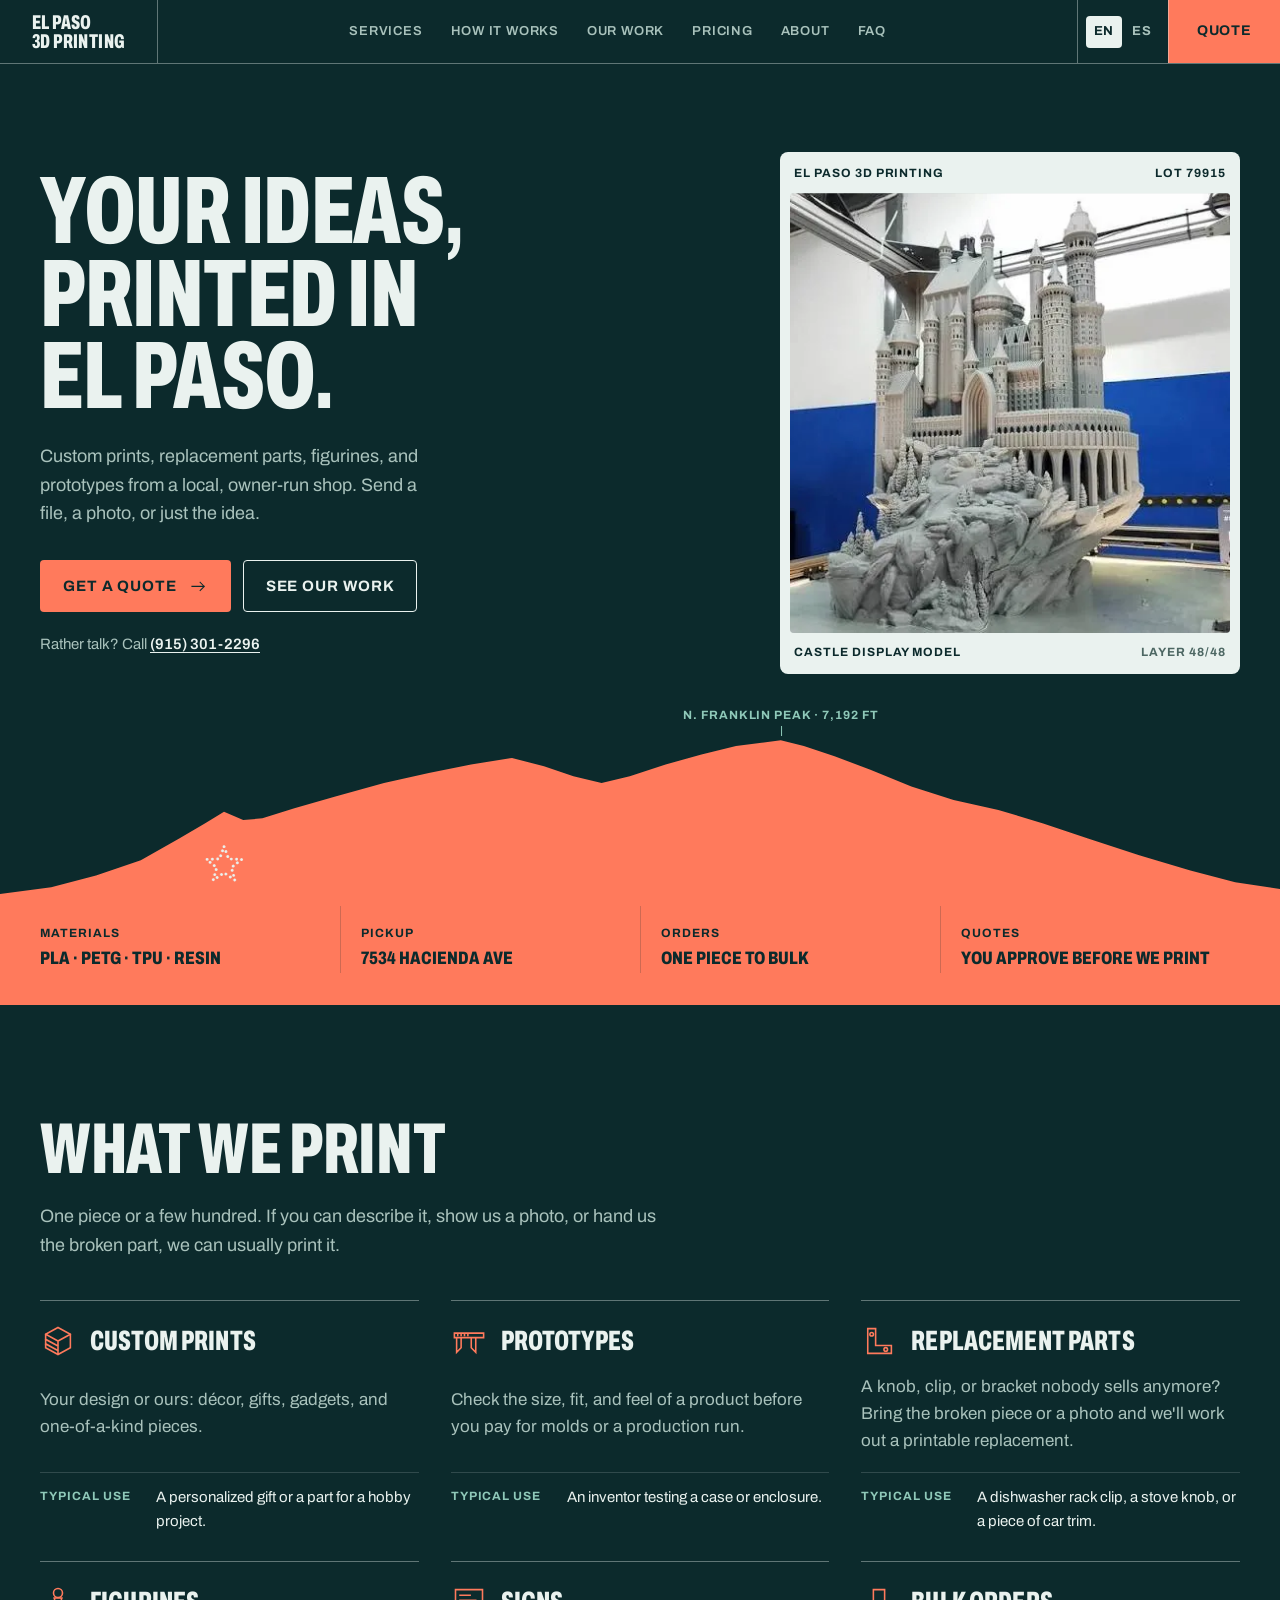
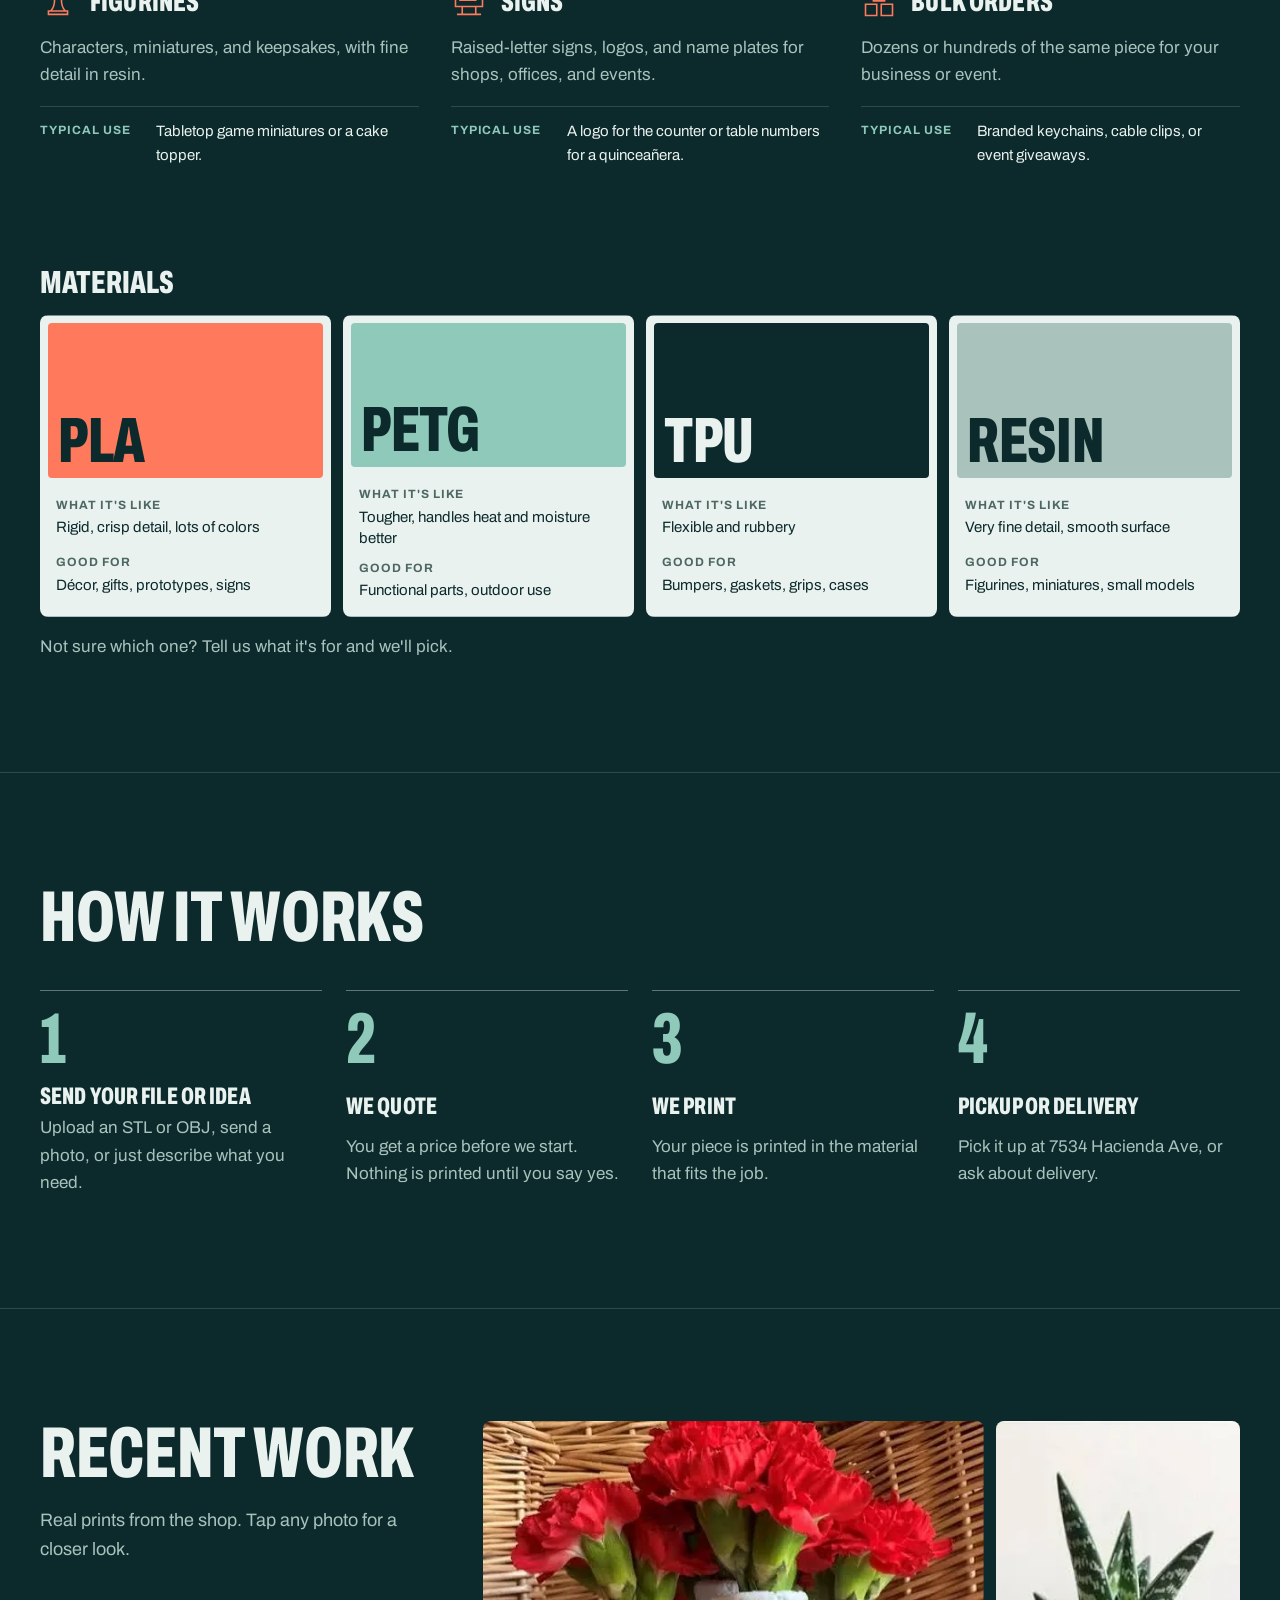
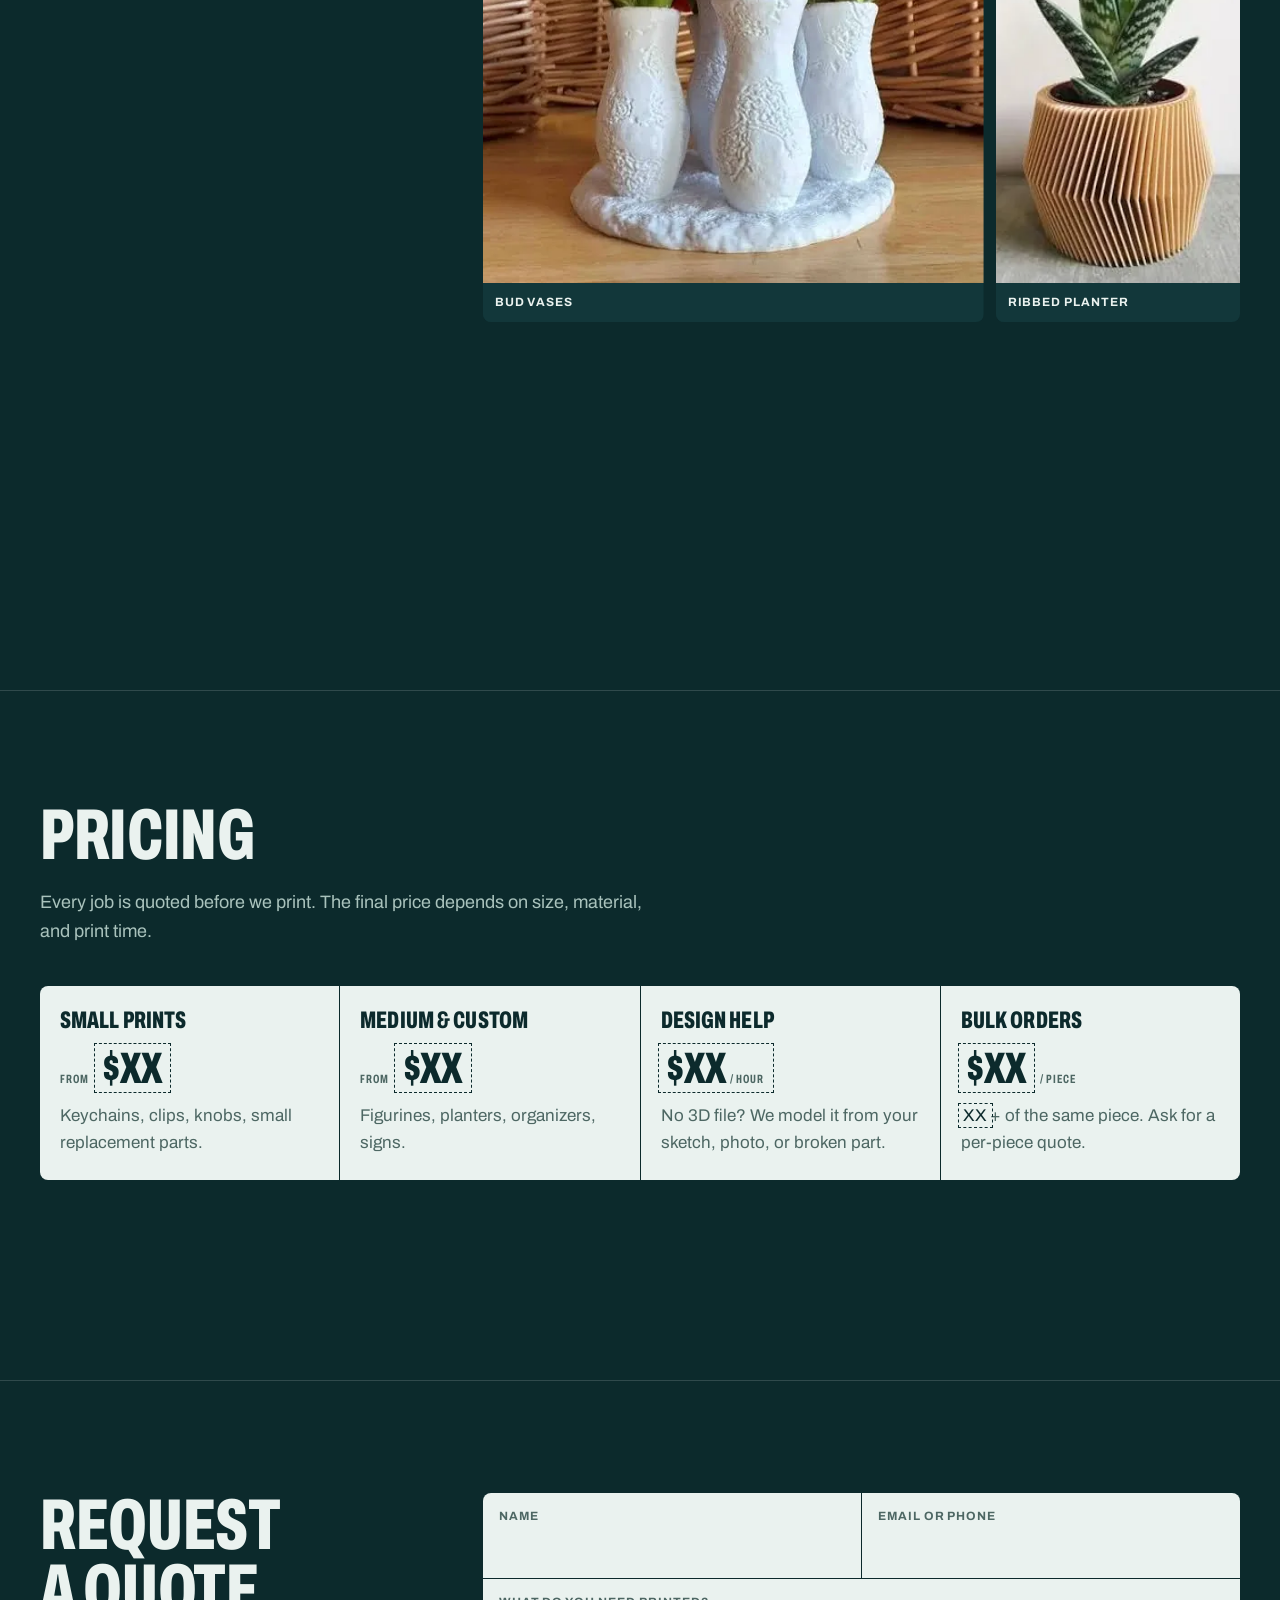
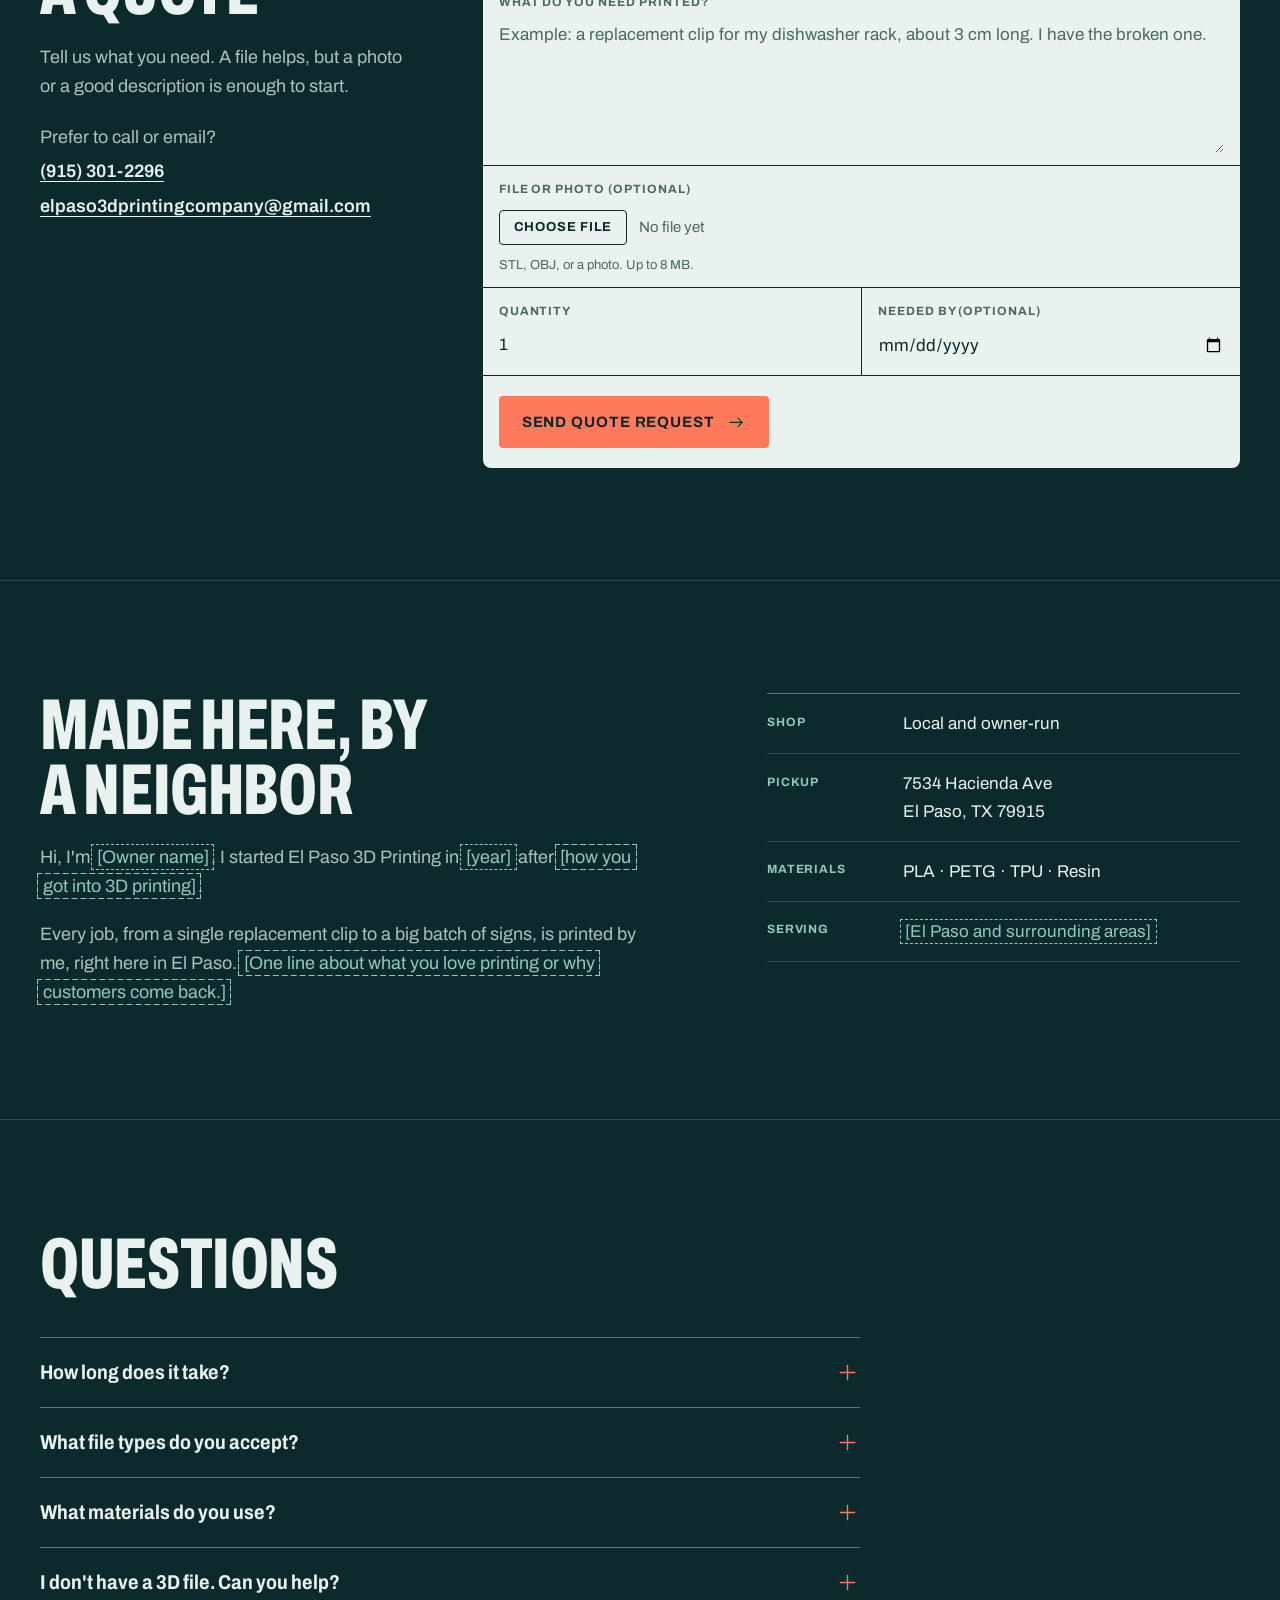
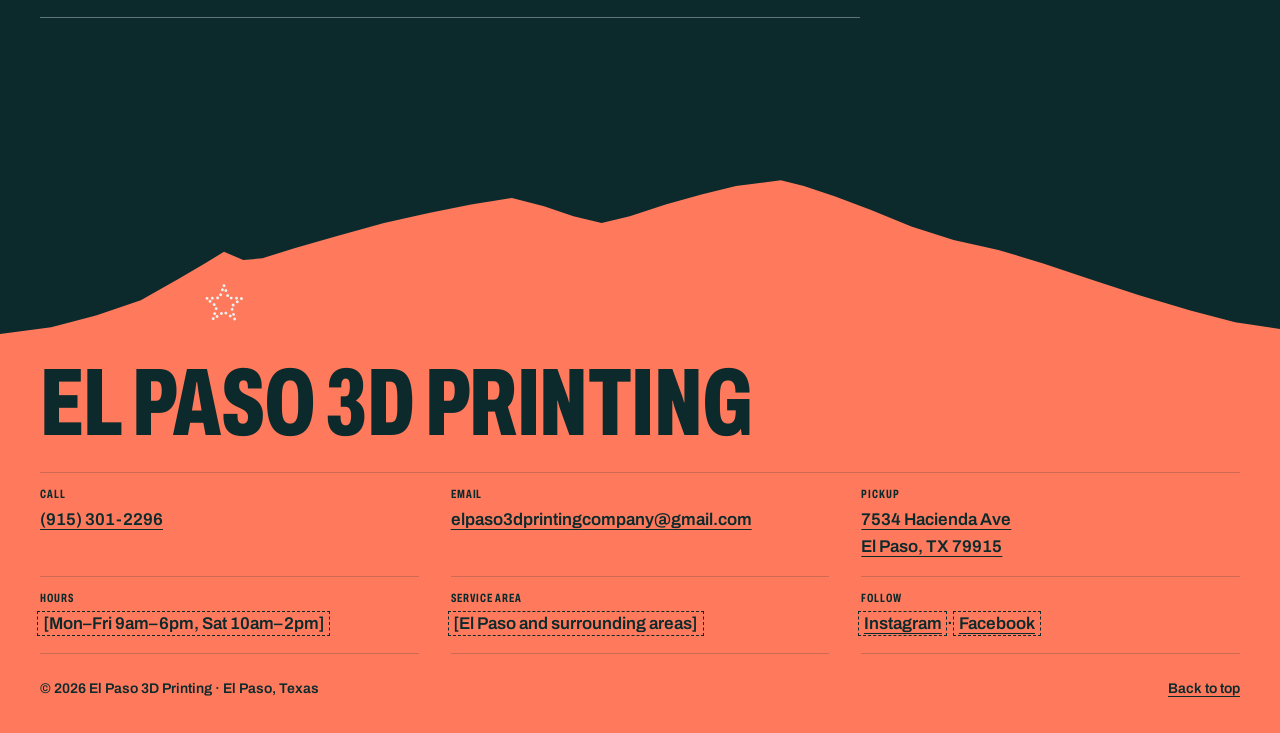
<file: index.html>
<!doctype html>
<html lang="en">
<head>
  <meta charset="utf-8">
  <meta name="viewport" content="width=device-width, initial-scale=1">
  <title>3D Printing in El Paso, TX | El Paso 3D Printing</title>
  <meta name="description" content="Local, owner-run 3D printing in El Paso, TX: custom prints, replacement parts, prototypes, figurines, signs, and bulk orders in PLA, PETG, TPU, and resin. Pickup available. Get a quote.">
  <meta name="theme-color" content="#0c2a2c">
  <!-- PLACEHOLDER: once you have a domain, add these with the full URL:
  <link rel="canonical" href="https://YOUR-DOMAIN/">
  <meta property="og:url" content="https://YOUR-DOMAIN/">
  and change og:image below to https://YOUR-DOMAIN/images/og-image.jpg -->
  <meta property="og:type" content="website">
  <meta property="og:title" content="El Paso 3D Printing">
  <meta property="og:description" content="Your ideas, printed in El Paso. Custom prints, replacement parts, prototypes, figurines, signs, and bulk orders.">
  <meta property="og:image" content="images/og-image.jpg">
  <link rel="icon" href="images/favicon.svg" type="image/svg+xml">
  <link rel="preconnect" href="https://fonts.googleapis.com">
  <link rel="preconnect" href="https://fonts.gstatic.com" crossorigin>
  <link rel="stylesheet" href="https://fonts.googleapis.com/css2?family=Archivo:wdth,wght@62..125,400..900&display=swap">
  <link rel="stylesheet" href="css/styles.css">
  <script>
    // Pick the language before first paint so Spanish visitors never see a flash of English.
    (function () {
      var l; try { l = localStorage.getItem('lang'); } catch (e) {}
      document.documentElement.lang = l || (/^es\b/i.test(navigator.language) ? 'es' : 'en');
      document.documentElement.classList.add('js');
    })();
  </script>
  <script src="js/main.js" defer></script>
  <script type="application/ld+json">
  {
    "@context": "https://schema.org",
    "@type": "LocalBusiness",
    "name": "El Paso 3D Printing",
    "description": "Local, owner-run 3D printing service in El Paso, TX.",
    "telephone": "+1-915-301-2296",
    "email": "elpaso3dprintingcompany@gmail.com",
    "image": "images/og-image.jpg",
    "address": {
      "@type": "PostalAddress",
      "streetAddress": "7534 Hacienda Ave",
      "addressLocality": "El Paso",
      "addressRegion": "TX",
      "postalCode": "79915",
      "addressCountry": "US"
    }
  }
  </script>
</head>
<body>
  <a class="skip" href="#main"><span lang="en">Skip to content</span><span lang="es">Saltar al contenido</span></a>

  <!-- Icon set: drawn once, used with <use href="#i-..."> -->
  <svg class="sprite" aria-hidden="true">
    <symbol id="i-cube" viewBox="0 0 32 32"><path d="M16 4 27 10v12l-11 6-11-6V10zM5 10l11 6 11-6M16 16v12M5 14.5l11 6M5 18.5l11 6"/></symbol>
    <symbol id="i-caliper" viewBox="0 0 32 32"><path d="M3 9h26v4H3zM5 13v13l4-4v-9M22 13v13l-4-4v-9M6 9v2M9 9v2M12 9v2M15 9v2"/></symbol>
    <symbol id="i-bracket" viewBox="0 0 32 32"><path d="M6 5h7v15h14v7H6z"/><circle cx="9.5" cy="10" r="1.6"/><circle cx="22" cy="23.5" r="1.6"/></symbol>
    <symbol id="i-pawn" viewBox="0 0 32 32"><circle cx="16" cy="8" r="4"/><path d="M12.5 12.5h7M13 13c0 5-1 8.5-3.5 11h13C20 21.5 19 18 19 13M7.5 24h17v3h-17z"/></symbol>
    <symbol id="i-sign" viewBox="0 0 32 32"><path d="M4 5h24v15H4zM8 10h9M8 14.5h14M10 20v7M22 20v7M6 27h20"/></symbol>
    <symbol id="i-stack" viewBox="0 0 32 32"><path d="M4 18h10v10H4zM18 18h10v10H18zM11 5h10v10H11z"/></symbol>
    <symbol id="i-arrow" viewBox="0 0 32 32"><path d="M5 16h21M19 9l7 7-7 7"/></symbol>
    <symbol id="i-menu" viewBox="0 0 32 32"><path d="M5 9h22M5 16h22M5 23h22"/></symbol>
    <symbol id="i-close" viewBox="0 0 32 32"><path d="m8 8 16 16M24 8 8 24"/></symbol>
    <symbol id="i-prev" viewBox="0 0 32 32"><path d="M19 7 10 16l9 9"/></symbol>
    <symbol id="i-next" viewBox="0 0 32 32"><path d="m13 7 9 9-9 9"/></symbol>
    <symbol id="i-plus" viewBox="0 0 32 32"><path d="M16 7v18M7 16h18"/></symbol>
    <symbol id="star" viewBox="0 0 100 100"><path d="M50 4 61.2 34.6 93.7 35.8 68.1 55.9 77 87.2 50 69 23 87.2 31.9 55.9 6.3 35.8 38.8 34.6Z"/></symbol>
    <!-- Franklin Mountains, seen from central El Paso (south on the left, north on the right) -->
    <symbol id="franklins" viewBox="0 0 1000 100" preserveAspectRatio="none"><path d="M0 97 40 93 75 86 110 77 140 64 160 55 175 48 190 53 205 52 230 46 262 39 300 31 335 25 368 20 400 16 425 21 448 27 470 31 492 27 520 20 548 14 575 9 595 7 610 5.5 628 9 652 15 680 23 712 33 745 41 780 47 815 55 850 64 890 74 930 83 965 90 1000 94 1000 100 0 100Z" vector-effect="non-scaling-stroke"/></symbol>
  </svg>

  <header class="tb" id="tb">
    <a class="tb-mark" href="#top" aria-label="El Paso 3D Printing, home" data-es-aria-label="El Paso 3D Printing, inicio">
      <span>El Paso</span><span>3D Printing</span>
    </a>
    <nav class="tb-nav" aria-label="Sections" data-es-aria-label="Secciones">
      <a href="#services"><span lang="en">Services</span><span lang="es">Servicios</span></a>
      <a href="#process"><span lang="en">How it works</span><span lang="es">Cómo funciona</span></a>
      <a href="#work"><span lang="en">Our work</span><span lang="es">Trabajos</span></a>
      <a href="#pricing"><span lang="en">Pricing</span><span lang="es">Precios</span></a>
      <a href="#about"><span lang="en">About</span><span lang="es">Nosotros</span></a>
      <a href="#faq"><span lang="en">FAQ</span><span lang="es">Preguntas</span></a>
    </nav>
    <div class="lang" role="group" aria-label="Language / Idioma">
      <button type="button" data-lang="en" aria-pressed="true">EN</button>
      <button type="button" data-lang="es" aria-pressed="false">ES</button>
    </div>
    <a class="tb-quote" href="#quote"><span lang="en">Quote</span><span lang="es">Cotiza</span></a>
    <details class="tb-menu">
      <summary aria-label="Menu" data-es-aria-label="Menú"><svg class="ic"><use href="#i-menu"/></svg></summary>
      <nav aria-label="Sections" data-es-aria-label="Secciones">
        <a href="#services"><span lang="en">Services</span><span lang="es">Servicios</span></a>
        <a href="#process"><span lang="en">How it works</span><span lang="es">Cómo funciona</span></a>
        <a href="#work"><span lang="en">Our work</span><span lang="es">Trabajos</span></a>
        <a href="#pricing"><span lang="en">Pricing</span><span lang="es">Precios</span></a>
        <a href="#about"><span lang="en">About</span><span lang="es">Nosotros</span></a>
        <a href="#faq"><span lang="en">FAQ</span><span lang="es">Preguntas</span></a>
        <a href="tel:+19153012296"><span lang="en">Call</span><span lang="es">Llamar</span> (915) 301-2296</a>
      </nav>
    </details>
  </header>

  <main id="main">
    <!-- 1 · HERO -->
    <section class="hero" id="top">
      <div class="wrap hero-grid">
        <div class="hero-copy">
          <h1>
            <span lang="en"><span class="ln">Your ideas,</span> <span class="ln">printed in</span> <span class="ln">El Paso.</span></span>
            <span lang="es"><span class="ln">Tus ideas,</span> <span class="ln">impresas en</span> <span class="ln">El Paso.</span></span>
          </h1>
          <p class="lede" lang="en">Custom prints, replacement parts, figurines, and prototypes from a local, owner-run shop. Send a file, a photo, or just the idea.</p>
          <p class="lede" lang="es">Impresiones a la medida, piezas de repuesto, figuras y prototipos, hechos por un taller local e independiente. Manda un archivo, una foto o solo la idea.</p>
          <div class="actions">
            <a class="btn btn-primary" href="#quote"><span lang="en">Get a quote</span><span lang="es">Pide una cotización</span><svg class="ic"><use href="#i-arrow"/></svg></a>
            <a class="btn btn-line" href="#work"><span lang="en">See our work</span><span lang="es">Mira nuestro trabajo</span></a>
          </div>
          <p class="hero-call"><span lang="en">Rather talk? Call</span><span lang="es">¿Prefieres hablar? Llama al</span> <a href="tel:+19153012296">(915) 301-2296</a></p>
        </div>

        <figure class="spool-label">
          <p class="label-top" aria-hidden="true"><span>El Paso 3D Printing</span><span>Lot 79915</span></p>
          <div class="print">
            <img src="images/castle-print.webp" width="447" height="447" fetchpriority="high"
              alt="A large gray 3D-printed fantasy castle with towers and arches, standing on a rocky base with tiny trees, on the bed of a large printer."
              data-es-alt="Un gran castillo de fantasía impreso en 3D, gris, con torres y arcos, sobre una base rocosa con arbolitos, en la cama de una impresora grande.">
          </div>
          <figcaption class="label-foot">
            <span><span lang="en">Castle display model</span><span lang="es">Castillo de exhibición</span></span>
            <span aria-hidden="true"><span lang="en">Layer</span><span lang="es">Capa</span> <span class="layer-count"></span>/48</span>
          </figcaption>
        </figure>
      </div>

      <div class="band">
        <svg class="ridge" viewBox="0 0 1000 100" preserveAspectRatio="none" aria-hidden="true"><use href="#franklins"/></svg>
        <svg class="star" aria-hidden="true"><use href="#star"/></svg>
        <span class="peak" aria-hidden="true"><span lang="en">N. Franklin Peak · 7,192 ft</span><span lang="es">Pico N. Franklin · 7,192 pies</span></span>
        <dl class="wrap specs">
          <div><dt><span lang="en">Materials</span><span lang="es">Materiales</span></dt><dd>PLA · PETG · TPU · <span lang="en">Resin</span><span lang="es">Resina</span></dd></div>
          <div><dt><span lang="en">Pickup</span><span lang="es">Recoger en</span></dt><dd>7534 Hacienda Ave</dd></div>
          <div><dt><span lang="en">Orders</span><span lang="es">Pedidos</span></dt><dd><span lang="en">One piece to bulk</span><span lang="es">De una pieza a mayoreo</span></dd></div>
          <div><dt><span lang="en">Quotes</span><span lang="es">Cotizaciones</span></dt><dd><span lang="en">You approve before we print</span><span lang="es">Apruebas antes de imprimir</span></dd></div>
        </dl>
      </div>
    </section>

    <!-- 2 · SERVICES -->
    <section class="sheet" id="services">
      <div class="wrap">
        <header class="sheet-head" data-reveal>
          <h2><span lang="en">What we print</span><span lang="es">Lo que imprimimos</span></h2>
          <p lang="en">One piece or a few hundred. If you can describe it, show us a photo, or hand us the broken part, we can usually print it.</p>
          <p lang="es">Una pieza o unos cientos. Si nos lo puedes describir, enseñar en una foto o traer la pieza rota, casi siempre lo podemos imprimir.</p>
        </header>

        <ul class="views" role="list">
          <li class="view" data-reveal>
            <svg class="ic ic-lg"><use href="#i-cube"/></svg>
            <h3><span lang="en">Custom prints</span><span lang="es">Impresiones a la medida</span></h3>
            <p lang="en">Your design or ours: décor, gifts, gadgets, and one-of-a-kind pieces.</p>
            <p lang="es">Tu diseño o el nuestro: decoración, regalos, accesorios y piezas únicas.</p>
            <p class="use"><b lang="en">Typical use</b><b lang="es">Uso típico</b> <span lang="en">A personalized gift or a part for a hobby project.</span><span lang="es">Un regalo personalizado o una pieza para tu pasatiempo.</span></p>
          </li>
          <li class="view" data-reveal>
            <svg class="ic ic-lg"><use href="#i-caliper"/></svg>
            <h3><span lang="en">Prototypes</span><span lang="es">Prototipos</span></h3>
            <p lang="en">Check the size, fit, and feel of a product before you pay for molds or a production run.</p>
            <p lang="es">Revisa el tamaño, el ajuste y la forma de un producto antes de pagar moldes o producción.</p>
            <p class="use"><b lang="en">Typical use</b><b lang="es">Uso típico</b> <span lang="en">An inventor testing a case or enclosure.</span><span lang="es">Un inventor probando una carcasa o caja.</span></p>
          </li>
          <li class="view" data-reveal>
            <svg class="ic ic-lg"><use href="#i-bracket"/></svg>
            <h3><span lang="en">Replacement parts</span><span lang="es">Piezas de repuesto</span></h3>
            <p lang="en">A knob, clip, or bracket nobody sells anymore? Bring the broken piece or a photo and we'll work out a printable replacement.</p>
            <p lang="es">¿Una perilla, un clip o un soporte que ya nadie vende? Trae la pieza rota o una foto y buscamos cómo imprimir el reemplazo.</p>
            <p class="use"><b lang="en">Typical use</b><b lang="es">Uso típico</b> <span lang="en">A dishwasher rack clip, a stove knob, or a piece of car trim.</span><span lang="es">Un clip del lavaplatos, una perilla de la estufa o una moldura del carro.</span></p>
          </li>
          <li class="view" data-reveal>
            <svg class="ic ic-lg"><use href="#i-pawn"/></svg>
            <h3><span lang="en">Figurines</span><span lang="es">Figuras</span></h3>
            <p lang="en">Characters, miniatures, and keepsakes, with fine detail in resin.</p>
            <p lang="es">Personajes, miniaturas y recuerdos, con detalle fino en resina.</p>
            <p class="use"><b lang="en">Typical use</b><b lang="es">Uso típico</b> <span lang="en">Tabletop game miniatures or a cake topper.</span><span lang="es">Miniaturas para juegos de mesa o un adorno para pastel.</span></p>
          </li>
          <li class="view" data-reveal>
            <svg class="ic ic-lg"><use href="#i-sign"/></svg>
            <h3><span lang="en">Signs</span><span lang="es">Letreros</span></h3>
            <p lang="en">Raised-letter signs, logos, and name plates for shops, offices, and events.</p>
            <p lang="es">Letreros con letras en relieve, logos y placas para negocios, oficinas y eventos.</p>
            <p class="use"><b lang="en">Typical use</b><b lang="es">Uso típico</b> <span lang="en">A logo for the counter or table numbers for a quinceañera.</span><span lang="es">Un logo para el mostrador o números de mesa para una quinceañera.</span></p>
          </li>
          <li class="view" data-reveal>
            <svg class="ic ic-lg"><use href="#i-stack"/></svg>
            <h3><span lang="en">Bulk orders</span><span lang="es">Pedidos al mayoreo</span></h3>
            <p lang="en">Dozens or hundreds of the same piece for your business or event.</p>
            <p lang="es">Decenas o cientos de la misma pieza para tu negocio o evento.</p>
            <p class="use"><b lang="en">Typical use</b><b lang="es">Uso típico</b> <span lang="en">Branded keychains, cable clips, or event giveaways.</span><span lang="es">Llaveros con tu marca, organizadores de cables o recuerdos para eventos.</span></p>
          </li>
        </ul>

        <div class="materials" data-reveal>
          <h3><span lang="en">Materials</span><span lang="es">Materiales</span></h3>
          <ul class="spools" role="list">
            <li class="spool">
              <p class="code">PLA</p>
              <dl>
                <div><dt><span lang="en">What it's like</span><span lang="es">Cómo es</span></dt><dd><span lang="en">Rigid, crisp detail, lots of colors</span><span lang="es">Rígido, buen detalle, muchos colores</span></dd></div>
                <div><dt><span lang="en">Good for</span><span lang="es">Ideal para</span></dt><dd><span lang="en">Décor, gifts, prototypes, signs</span><span lang="es">Decoración, regalos, prototipos, letreros</span></dd></div>
              </dl>
            </li>
            <li class="spool">
              <p class="code">PETG</p>
              <dl>
                <div><dt><span lang="en">What it's like</span><span lang="es">Cómo es</span></dt><dd><span lang="en">Tougher, handles heat and moisture better</span><span lang="es">Más resistente al calor y la humedad</span></dd></div>
                <div><dt><span lang="en">Good for</span><span lang="es">Ideal para</span></dt><dd><span lang="en">Functional parts, outdoor use</span><span lang="es">Piezas funcionales, uso en exteriores</span></dd></div>
              </dl>
            </li>
            <li class="spool">
              <p class="code">TPU</p>
              <dl>
                <div><dt><span lang="en">What it's like</span><span lang="es">Cómo es</span></dt><dd><span lang="en">Flexible and rubbery</span><span lang="es">Flexible, como hule</span></dd></div>
                <div><dt><span lang="en">Good for</span><span lang="es">Ideal para</span></dt><dd><span lang="en">Bumpers, gaskets, grips, cases</span><span lang="es">Topes, empaques, agarraderas, fundas</span></dd></div>
              </dl>
            </li>
            <li class="spool">
              <p class="code"><span lang="en">Resin</span><span lang="es">Resina</span></p>
              <dl>
                <div><dt><span lang="en">What it's like</span><span lang="es">Cómo es</span></dt><dd><span lang="en">Very fine detail, smooth surface</span><span lang="es">Detalle muy fino, superficie lisa</span></dd></div>
                <div><dt><span lang="en">Good for</span><span lang="es">Ideal para</span></dt><dd><span lang="en">Figurines, miniatures, small models</span><span lang="es">Figuras, miniaturas, modelos pequeños</span></dd></div>
              </dl>
            </li>
          </ul>
          <p class="note" lang="en">Not sure which one? Tell us what it's for and we'll pick.</p>
          <p class="note" lang="es">¿No sabes cuál? Dinos para qué es y nosotros escogemos.</p>
        </div>
      </div>
    </section>

    <!-- 3 · HOW IT WORKS -->
    <section class="sheet" id="process">
      <div class="wrap">
        <header class="sheet-head" data-reveal>
          <h2><span lang="en">How it works</span><span lang="es">Cómo funciona</span></h2>
        </header>
        <ol class="steps" role="list" data-reveal>
          <li>
            <span class="num" aria-hidden="true">1</span>
            <h3><span lang="en">Send your file or idea</span><span lang="es">Manda tu archivo o idea</span></h3>
            <p lang="en">Upload an STL or OBJ, send a photo, or just describe what you need.</p>
            <p lang="es">Sube un STL u OBJ, manda una foto o solo describe lo que necesitas.</p>
          </li>
          <li>
            <span class="num" aria-hidden="true">2</span>
            <h3><span lang="en">We quote</span><span lang="es">Te cotizamos</span></h3>
            <p lang="en">You get a price before we start. Nothing is printed until you say yes.</p>
            <p lang="es">Recibes el precio antes de empezar. No imprimimos nada hasta que digas que sí.</p>
          </li>
          <li>
            <span class="num" aria-hidden="true">3</span>
            <h3><span lang="en">We print</span><span lang="es">Imprimimos</span></h3>
            <p lang="en">Your piece is printed in the material that fits the job.</p>
            <p lang="es">Imprimimos tu pieza en el material adecuado para el trabajo.</p>
          </li>
          <li>
            <span class="num" aria-hidden="true">4</span>
            <h3><span lang="en">Pickup or delivery</span><span lang="es">Recoge o te lo llevamos</span></h3>
            <p lang="en">Pick it up at 7534 Hacienda Ave, or ask about delivery.</p>
            <p lang="es">Recógelo en 7534 Hacienda Ave, o pregunta por la entrega a domicilio.</p>
          </li>
        </ol>
      </div>
    </section>

    <!-- 4 · GALLERY -->
    <section class="sheet" id="work">
      <div class="wrap work-grid">
        <header class="sheet-head" data-reveal>
          <h2><span lang="en">Recent work</span><span lang="es">Trabajos recientes</span></h2>
          <p lang="en">Real prints from the shop. Tap any photo for a closer look.</p>
          <p lang="es">Impresiones reales del taller. Toca una foto para verla de cerca.</p>
        </header>
        <ul class="gallery" role="list">
          <li class="g-vases" data-reveal>
            <button type="button" class="tile">
              <img src="images/bud-vases.webp" width="552" height="554" loading="lazy" decoding="async"
                alt="Five white textured bud vases joined on a round base, each holding red carnations."
                data-es-alt="Cinco floreros blancos texturizados unidos en una base redonda, cada uno con claveles rojos.">
              <span class="tile-cap"><span lang="en">Bud vases</span><span lang="es">Floreros</span></span>
            </button>
          </li>
          <li class="g-planter" data-reveal>
            <button type="button" class="tile">
              <img src="images/planter.webp" width="316" height="406" loading="lazy" decoding="async"
                alt="A ribbed, wood-tone 3D-printed planter holding a striped aloe plant."
                data-es-alt="Una maceta acanalada impresa en 3D, color madera, con una planta de aloe rayada.">
              <span class="tile-cap"><span lang="en">Ribbed planter</span><span lang="es">Maceta</span></span>
            </button>
          </li>
          <li class="g-castle" data-reveal>
            <button type="button" class="tile">
              <img src="images/castle-print.webp" width="447" height="447" loading="lazy" decoding="async"
                alt="A large gray 3D-printed fantasy castle with towers and arches, standing on a rocky base, on the bed of a large printer."
                data-es-alt="Un gran castillo de fantasía impreso en 3D, gris, con torres y arcos, sobre una base rocosa, en la cama de una impresora grande.">
              <span class="tile-cap"><span lang="en">Castle model</span><span lang="es">Castillo</span></span>
            </button>
          </li>
          <li class="g-pens" data-reveal>
            <button type="button" class="tile">
              <img src="images/pen-holder.webp" width="678" height="452" loading="lazy" decoding="async"
                alt="A white 3D-printed pen holder with flowing wave-shaped walls, holding pens, pencils, and a highlighter."
                data-es-alt="Un portaplumas blanco impreso en 3D con paredes en forma de ola, con plumas, lápices y un marcador.">
              <span class="tile-cap"><span lang="en">Pen holder</span><span lang="es">Portaplumas</span></span>
            </button>
          </li>
          <li class="g-tools" data-reveal>
            <button type="button" class="tile">
              <img src="images/tool-organizer.webp" width="568" height="540" loading="lazy" decoding="async"
                alt="A white 3D-printed desk organizer holding screwdrivers, pliers, and a row of labeled nozzle slots from 0.2 to 1.0 mm."
                data-es-alt="Un organizador blanco impreso en 3D con desarmadores, pinzas y una fila de ranuras para boquillas de 0.2 a 1.0 mm.">
              <span class="tile-cap"><span lang="en">Tool organizer</span><span lang="es">Organizador</span></span>
            </button>
          </li>
        </ul>
      </div>
    </section>

    <!-- 5 · PRICING -->
    <section class="sheet" id="pricing">
      <div class="wrap">
        <header class="sheet-head" data-reveal>
          <h2><span lang="en">Pricing</span><span lang="es">Precios</span></h2>
          <p lang="en">Every job is quoted before we print. The final price depends on size, material, and print time.</p>
          <p lang="es">Cada trabajo se cotiza antes de imprimir. El precio final depende del tamaño, el material y el tiempo de impresión.</p>
        </header>
        <ul class="prices" role="list">
          <li class="price" data-reveal>
            <h3><span lang="en">Small prints</span><span lang="es">Piezas chicas</span></h3>
            <p class="amount"><span lang="en">from</span><span lang="es">desde</span> <span class="ph">$XX</span></p>
            <p lang="en">Keychains, clips, knobs, small replacement parts.</p>
            <p lang="es">Llaveros, clips, perillas, piezas de repuesto chicas.</p>
          </li>
          <li class="price" data-reveal>
            <h3><span lang="en">Medium &amp; custom</span><span lang="es">Medianas y personalizadas</span></h3>
            <p class="amount"><span lang="en">from</span><span lang="es">desde</span> <span class="ph">$XX</span></p>
            <p lang="en">Figurines, planters, organizers, signs.</p>
            <p lang="es">Figuras, macetas, organizadores, letreros.</p>
          </li>
          <li class="price" data-reveal>
            <h3><span lang="en">Design help</span><span lang="es">Ayuda con el diseño</span></h3>
            <p class="amount"><span class="ph">$XX <span class="unit"><span lang="en">/ hour</span><span lang="es">/ hora</span></span></span></p>
            <p lang="en">No 3D file? We model it from your sketch, photo, or broken part.</p>
            <p lang="es">¿Sin archivo 3D? Lo modelamos con tu dibujo, foto o pieza rota.</p>
          </li>
          <li class="price" data-reveal>
            <h3><span lang="en">Bulk orders</span><span lang="es">Mayoreo</span></h3>
            <p class="amount"><span class="ph">$XX</span> <span lang="en">/ piece</span><span lang="es">/ pieza</span></p>
            <p lang="en"><span class="ph">XX</span>+ of the same piece. Ask for a per-piece quote.</p>
            <p lang="es"><span class="ph">XX</span>+ de la misma pieza. Pide precio por pieza.</p>
          </li>
        </ul>
        <div class="section-cta" data-reveal>
          <a class="btn btn-primary" href="#quote"><span lang="en">Get your exact price</span><span lang="es">Conoce tu precio exacto</span><svg class="ic"><use href="#i-arrow"/></svg></a>
        </div>
      </div>
    </section>

    <!-- 6 · QUOTE FORM -->
    <section class="sheet" id="quote">
      <div class="wrap quote-grid">
        <header class="sheet-head" data-reveal>
          <h2><span lang="en">Request a quote</span><span lang="es">Pide tu cotización</span></h2>
          <p lang="en">Tell us what you need. A file helps, but a photo or a good description is enough to start.</p>
          <p lang="es">Cuéntanos qué necesitas. Un archivo ayuda, pero una foto o una buena descripción bastan para empezar.</p>
          <p class="direct">
            <span lang="en">Prefer to call or email?</span><span lang="es">¿Prefieres llamar o escribir?</span><br>
            <a href="tel:+19153012296">(915) 301-2296</a><br>
            <a href="mailto:elpaso3dprintingcompany@gmail.com">elpaso3dprintingcompany@gmail.com</a>
          </p>
        </header>

        <!-- FORM: works on Netlify as-is (Netlify Forms reads data-netlify).
             On another host, set action="" to your form service's URL and remove data-netlify. -->
        <form class="quote" name="quote" method="POST" action="/" enctype="multipart/form-data"
              data-netlify="true" netlify-honeypot="company" novalidate data-reveal>
          <input type="hidden" name="language" value="en">
          <p class="hp" aria-hidden="true"><label>Company <input name="company" tabindex="-1" autocomplete="off"></label></p>

          <div class="cell">
            <label for="f-name"><span lang="en">Name</span><span lang="es">Nombre</span></label>
            <input id="f-name" name="name" autocomplete="name" required>
          </div>
          <div class="cell">
            <label for="f-contact"><span lang="en">Email or phone</span><span lang="es">Correo o teléfono</span></label>
            <input id="f-contact" name="contact" autocomplete="email" required
                   pattern="\s*([^@\s]+@[^@\s]+\.[^@\s]+|[\d\s\(\)\.\+\-]{10,})\s*">
          </div>
          <div class="cell cell-wide">
            <label for="f-desc"><span lang="en">What do you need printed?</span><span lang="es">¿Qué necesitas imprimir?</span></label>
            <textarea id="f-desc" name="description" rows="5" required
              placeholder="Example: a replacement clip for my dishwasher rack, about 3 cm long. I have the broken one."
              data-es-placeholder="Ejemplo: un clip de repuesto para el lavaplatos, de unos 3 cm. Tengo el roto."></textarea>
          </div>
          <div class="cell cell-wide">
            <label for="f-file"><span lang="en">File or photo (optional)</span><span lang="es">Archivo o foto (opcional)</span></label>
            <div class="file-row">
              <input id="f-file" class="sr-only" name="file" type="file" accept=".stl,.obj,image/*" aria-describedby="f-file-name f-file-hint">
              <label for="f-file" class="file-btn"><span lang="en">Choose file</span><span lang="es">Elegir archivo</span></label>
              <output id="f-file-name" for="f-file"><span lang="en">No file yet</span><span lang="es">Ningún archivo</span></output>
            </div>
            <small id="f-file-hint"><span lang="en">STL, OBJ, or a photo. Up to 8 MB.</span><span lang="es">STL, OBJ o una foto. Hasta 8 MB.</span></small>
          </div>
          <div class="cell">
            <label for="f-qty"><span lang="en">Quantity</span><span lang="es">Cantidad</span></label>
            <input id="f-qty" name="quantity" type="number" inputmode="numeric" min="1" value="1" required>
          </div>
          <div class="cell">
            <label for="f-date"><span lang="en">Needed by (optional)</span><span lang="es">¿Para cuándo? (opcional)</span></label>
            <input id="f-date" name="deadline" type="date">
          </div>
          <div class="cell cell-wide cell-submit">
            <button class="btn btn-primary" type="submit"><span lang="en">Send quote request</span><span lang="es">Enviar solicitud</span><svg class="ic"><use href="#i-arrow"/></svg></button>
            <p class="status" role="status" aria-live="polite"></p>
          </div>
        </form>
      </div>
    </section>

    <!-- 7 · ABOUT (placeholder story: edit the bracketed parts) -->
    <section class="sheet" id="about">
      <div class="wrap about-grid">
        <div data-reveal>
          <h2><span lang="en">Made here, by a neighbor</span><span lang="es">Hecho aquí mismo, por alguien de aquí</span></h2>
          <div lang="en" class="prose">
            <p>Hi, I'm <span class="ph">[Owner name]</span>. I started El Paso 3D Printing in <span class="ph">[year]</span> after <span class="ph">[how you got into 3D printing]</span>.</p>
            <p>Every job, from a single replacement clip to a big batch of signs, is printed by me, right here in El Paso. <span class="ph">[One line about what you love printing or why customers come back.]</span></p>
          </div>
          <div lang="es" class="prose">
            <p>Hola, soy <span class="ph">[Tu nombre]</span>. Empecé El Paso 3D Printing en <span class="ph">[año]</span> después de <span class="ph">[cómo empezaste en la impresión 3D]</span>.</p>
            <p>Cada trabajo, desde un clip de repuesto hasta un lote grande de letreros, lo imprimo yo, aquí en El Paso. <span class="ph">[Una línea sobre lo que más te gusta imprimir o por qué regresan los clientes.]</span></p>
          </div>
          <!-- Optional: add a photo of you or your printers here, e.g.
          <img src="images/owner.webp" width="600" height="600" loading="lazy" alt="Owner name with their printers" data-es-alt="..."> -->
        </div>
        <dl class="facts" data-reveal>
          <div><dt><span lang="en">Shop</span><span lang="es">Taller</span></dt><dd><span lang="en">Local and owner-run</span><span lang="es">Local e independiente</span></dd></div>
          <div><dt><span lang="en">Pickup</span><span lang="es">Recoger en</span></dt><dd>7534 Hacienda Ave<br>El Paso, TX 79915</dd></div>
          <div><dt><span lang="en">Materials</span><span lang="es">Materiales</span></dt><dd>PLA · PETG · TPU · <span lang="en">Resin</span><span lang="es">Resina</span></dd></div>
          <div><dt><span lang="en">Serving</span><span lang="es">Servimos a</span></dt><dd><span class="ph" lang="en">[El Paso and surrounding areas]</span><span class="ph" lang="es">[El Paso y alrededores]</span></dd></div>
        </dl>
      </div>
    </section>

    <!-- 8 · FAQ -->
    <section class="sheet" id="faq">
      <div class="wrap faq-wrap">
        <header class="sheet-head" data-reveal>
          <h2><span lang="en">Questions</span><span lang="es">Preguntas frecuentes</span></h2>
        </header>
        <div class="faq" data-reveal>
          <details>
            <summary><span lang="en">How long does it take?</span><span lang="es">¿Cuánto tarda?</span><svg class="ic"><use href="#i-plus"/></svg></summary>
            <p lang="en">Most jobs are ready in <span class="ph">[X–Y business days]</span>. Large or bulk orders can take longer. <span class="ph">[Optional: Your quote always includes a ready-by date.]</span></p>
            <p lang="es">La mayoría de los trabajos están listos en <span class="ph">[X–Y días hábiles]</span>. Los pedidos grandes o al mayoreo pueden tardar más. <span class="ph">[Opcional: Tu cotización siempre incluye la fecha de entrega.]</span></p>
          </details>
          <details>
            <summary><span lang="en">What file types do you accept?</span><span lang="es">¿Qué tipos de archivo aceptan?</span><svg class="ic"><use href="#i-plus"/></svg></summary>
            <p lang="en">STL and OBJ files work best. <span class="ph">[Add any others you accept, like 3MF or STEP.]</span> Photos (JPG, PNG, HEIC) are great for showing what you need.</p>
            <p lang="es">Los archivos STL y OBJ funcionan mejor. <span class="ph">[Agrega otros que aceptes, como 3MF o STEP.]</span> Las fotos (JPG, PNG, HEIC) sirven muy bien para mostrar lo que necesitas.</p>
          </details>
          <details>
            <summary><span lang="en">What materials do you use?</span><span lang="es">¿Qué materiales usan?</span><svg class="ic"><use href="#i-plus"/></svg></summary>
            <p lang="en">PLA for everyday prints, PETG for tougher parts, TPU for flexible pieces, and resin for fine detail. Tell us what the piece is for and we'll recommend one.</p>
            <p lang="es">PLA para impresiones del día a día, PETG para piezas más resistentes, TPU para piezas flexibles y resina para detalle fino. Dinos para qué es la pieza y te recomendamos uno.</p>
          </details>
          <details>
            <summary><span lang="en">I don't have a 3D file. Can you help?</span><span lang="es">No tengo un archivo 3D. ¿Me pueden ayudar?</span><svg class="ic"><use href="#i-plus"/></svg></summary>
            <p lang="en">Yes. Send a photo, a sketch with measurements, or bring in the broken part, and we'll design the model for you. <span class="ph">[Design time is quoted separately / included: pick one.]</span></p>
            <p lang="es">Sí. Manda una foto, un dibujo con medidas o trae la pieza rota, y nosotros diseñamos el modelo. <span class="ph">[El diseño se cotiza aparte / va incluido: escoge uno.]</span></p>
          </details>
        </div>
      </div>
    </section>
  </main>

  <footer class="foot">
    <svg class="ridge" viewBox="0 0 1000 100" preserveAspectRatio="none" aria-hidden="true"><use href="#franklins"/></svg>
    <svg class="star" aria-hidden="true"><use href="#star"/></svg>
    <div class="wrap">
      <p class="foot-mark">El Paso 3D Printing</p>
      <div class="foot-grid">
        <div>
          <h2><span lang="en">Call</span><span lang="es">Llama</span></h2>
          <p><a href="tel:+19153012296">(915) 301-2296</a></p>
        </div>
        <div>
          <h2><span lang="en">Email</span><span lang="es">Correo</span></h2>
          <p><a href="mailto:elpaso3dprintingcompany@gmail.com">elpaso3dprintingcompany@gmail.com</a></p>
        </div>
        <div>
          <h2><span lang="en">Pickup</span><span lang="es">Recoger en</span></h2>
          <p><a href="https://www.google.com/maps/search/?api=1&amp;query=7534+Hacienda+Ave+El+Paso+TX+79915" target="_blank" rel="noopener">7534 Hacienda Ave<br>El Paso, TX 79915</a></p>
        </div>
        <div>
          <h2><span lang="en">Hours</span><span lang="es">Horario</span></h2>
          <p><span class="ph" lang="en">[Mon–Fri 9am–6pm, Sat 10am–2pm]</span><span class="ph" lang="es">[Lun–Vie 9am–6pm, Sáb 10am–2pm]</span></p>
        </div>
        <div>
          <h2><span lang="en">Service area</span><span lang="es">Zona de servicio</span></h2>
          <p><span class="ph" lang="en">[El Paso and surrounding areas]</span><span class="ph" lang="es">[El Paso y alrededores]</span></p>
        </div>
        <div>
          <h2><span lang="en">Follow</span><span lang="es">Síguenos</span></h2>
          <p><a href="https://instagram.com/YOUR-HANDLE" class="ph" target="_blank" rel="noopener">Instagram</a> · <a href="https://facebook.com/YOUR-PAGE" class="ph" target="_blank" rel="noopener">Facebook</a></p>
        </div>
      </div>
      <p class="foot-base">© 2026 El Paso 3D Printing · El Paso, Texas <a href="#top"><span lang="en">Back to top</span><span lang="es">Volver arriba</span></a></p>
    </div>
  </footer>

  <dialog class="lightbox" aria-label="Photo viewer" data-es-aria-label="Visor de fotos">
    <figure>
      <img src="images/bud-vases.webp" alt="" loading="lazy">
      <figcaption></figcaption>
    </figure>
    <button type="button" class="lb-btn lb-close" aria-label="Close" data-es-aria-label="Cerrar"><svg class="ic"><use href="#i-close"/></svg></button>
    <button type="button" class="lb-btn lb-prev" aria-label="Previous photo" data-es-aria-label="Foto anterior"><svg class="ic"><use href="#i-prev"/></svg></button>
    <button type="button" class="lb-btn lb-next" aria-label="Next photo" data-es-aria-label="Foto siguiente"><svg class="ic"><use href="#i-next"/></svg></button>
  </dialog>
</body>
</html>
</file>
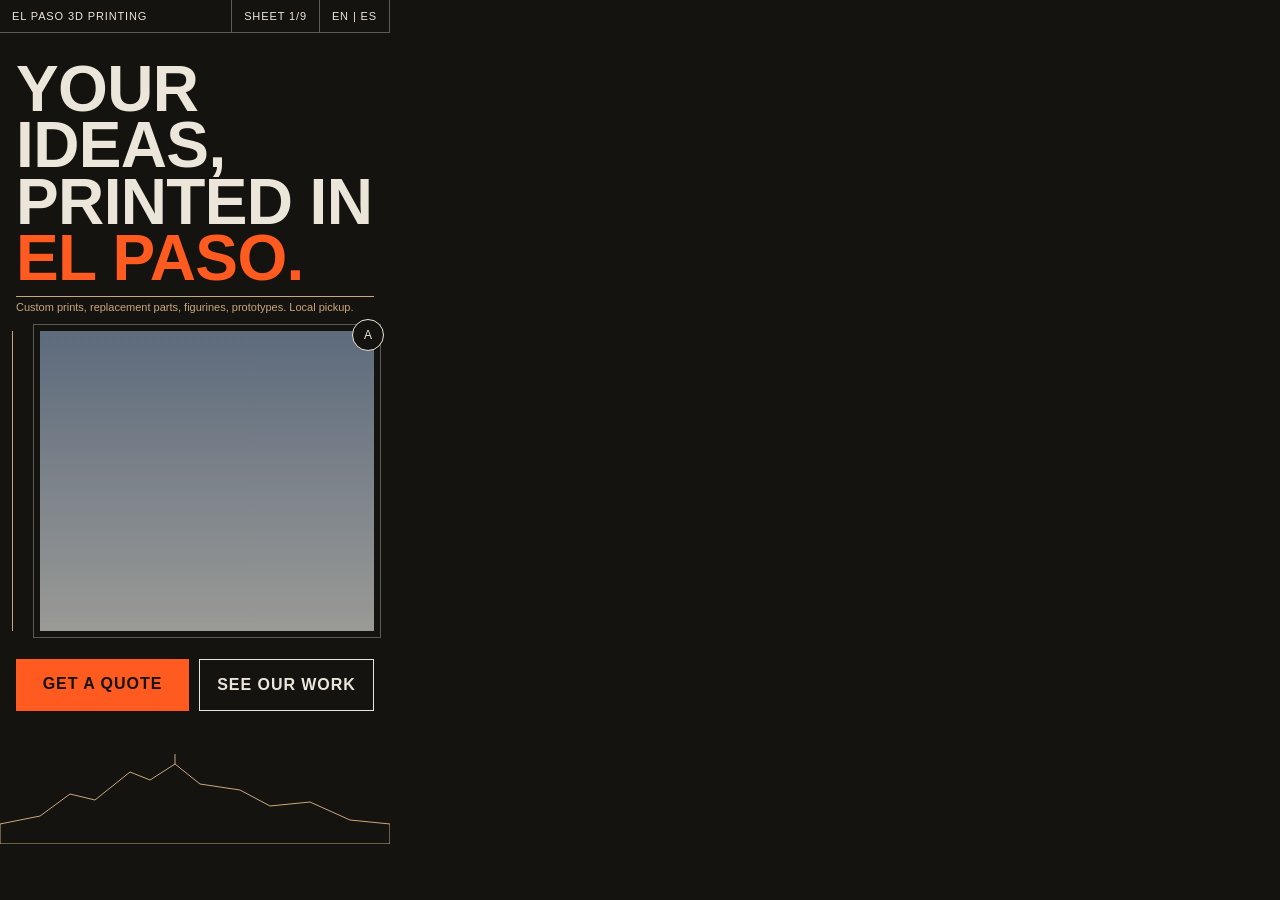
<file: .impeccable/decision/assigned.html>
<!doctype html><html><head><meta charset="utf-8"><style>
body{margin:0;width:390px;height:844px;background:#15130f;color:#ece6da;font-family:"Arial Narrow",Arial,sans-serif;overflow:hidden;position:relative}
.strip{display:grid;grid-template-columns:1fr auto auto;border-bottom:1px solid #ece6da55;font-size:11px;letter-spacing:.08em}
.strip div{padding:10px 12px;border-right:1px solid #ece6da55}
h1{font-size:64px;line-height:.88;margin:28px 16px 0;text-transform:uppercase;font-weight:800;letter-spacing:-.01em}
h1 em{font-style:normal;color:#ff5a1f}
.dim{margin:10px 16px;border-top:1px solid #c9a77c;position:relative;font-size:11px;color:#c9a77c;padding-top:4px}
.photo{margin:18px 16px 0 40px;height:300px;background:linear-gradient(#5d6b7d,#9a9a96);position:relative;outline:1px solid #ece6da55;outline-offset:6px}
.vdim{position:absolute;left:-28px;top:0;bottom:0;border-left:1px solid #c9a77c}
.balloon{position:absolute;right:-10px;top:-12px;width:30px;height:30px;border:1px solid #ece6da;border-radius:50%;background:#15130f;display:grid;place-items:center;font-size:12px}
.btns{display:flex;gap:10px;margin:28px 16px}
.btns a{flex:1;text-align:center;padding:16px 0;font-size:16px;text-transform:uppercase;font-weight:700;letter-spacing:.06em}
.q{background:#ff5a1f;color:#15130f}.w{border:1px solid #ece6da}
svg{position:absolute;bottom:0;left:0}
</style></head><body>
<div class="strip"><div>EL PASO 3D PRINTING</div><div>SHEET 1/9</div><div>EN | ES</div></div>
<h1>Your ideas, printed in <em>El Paso.</em></h1>
<div class="dim">Custom prints, replacement parts, figurines, prototypes. Local pickup.</div>
<div class="photo"><span class="vdim"></span><span class="balloon">A</span></div>
<div class="btns"><a class="q">Get a quote</a><a class="w">See our work</a></div>
<svg width="390" height="90" viewBox="0 0 390 90"><path d="M0 90 L0 70 L40 62 L70 40 L95 46 L130 18 L150 26 L175 10 L200 30 L240 36 L270 52 L310 48 L350 66 L390 70 L390 90Z" fill="none" stroke="#c9a77c" stroke-width="1"/><line x1="175" y1="10" x2="175" y2="0" stroke="#c9a77c"/></svg>
</body></html>
</file>
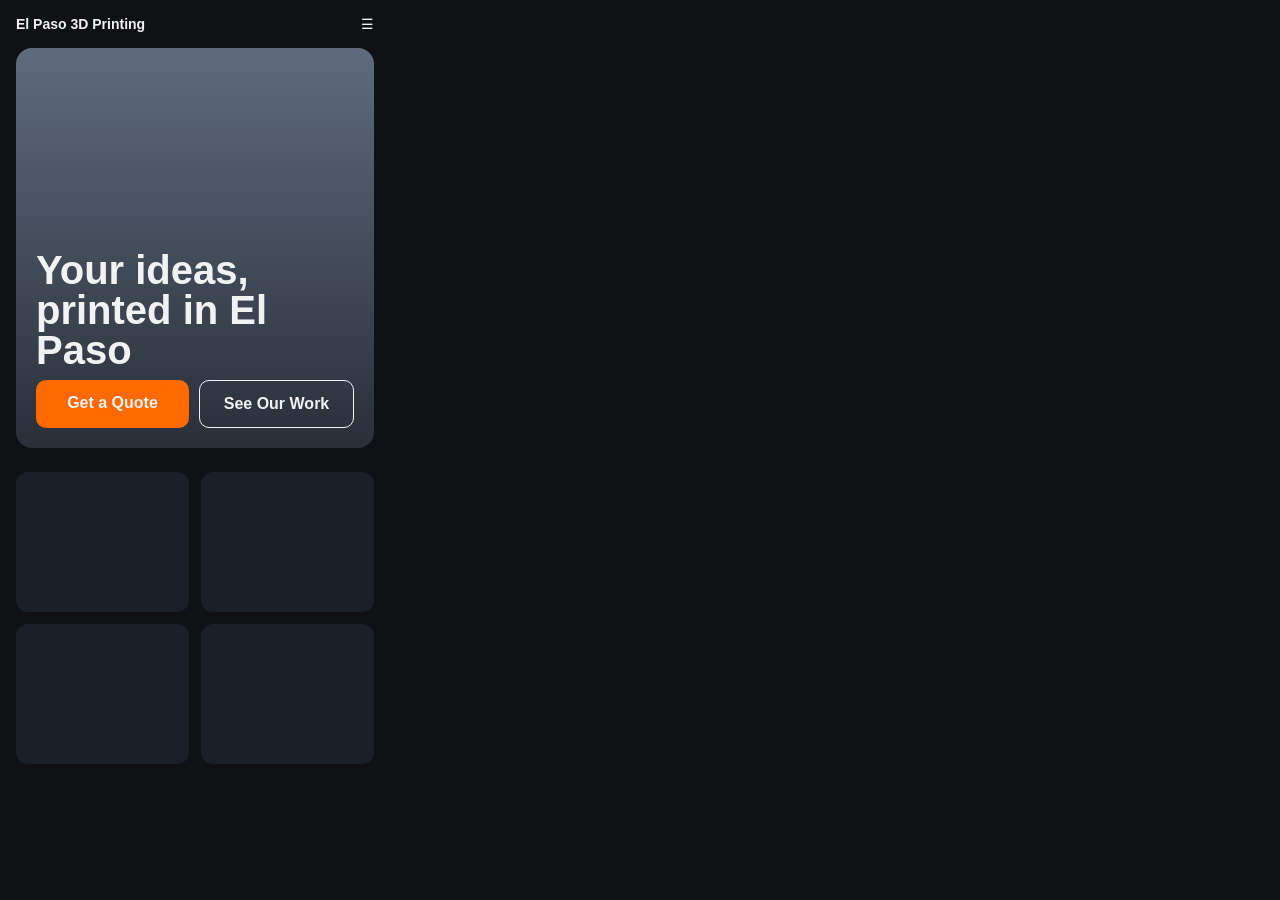
<file: .impeccable/decision/canon.html>
<!doctype html><html><head><meta charset="utf-8"><style>
body{margin:0;width:390px;height:844px;background:#0f1115;color:#f2f2f2;font-family:Arial,sans-serif;overflow:hidden}
nav{display:flex;justify-content:space-between;padding:16px;font-size:14px}
.hero{margin:0 16px;height:360px;border-radius:16px;background:linear-gradient(#5d6b7d,#2a2f38);display:flex;flex-direction:column;justify-content:flex-end;padding:20px}
h1{font-size:40px;line-height:1;margin:0 0 10px}
.btns{display:flex;gap:10px}.btns a{flex:1;text-align:center;padding:14px 0;border-radius:10px;font-weight:700}
.q{background:#ff6a00}.w{border:1px solid #f2f2f2}
.cards{display:grid;grid-template-columns:1fr 1fr;gap:12px;margin:24px 16px}
.cards div{height:140px;border-radius:12px;background:#1b1f27}
</style></head><body>
<nav><b>El Paso 3D Printing</b><span>☰</span></nav>
<div class="hero"><h1>Your ideas, printed in El Paso</h1><div class="btns"><a class="q">Get a Quote</a><a class="w">See Our Work</a></div></div>
<div class="cards"><div></div><div></div><div></div><div></div></div>
</body></html>
</file>
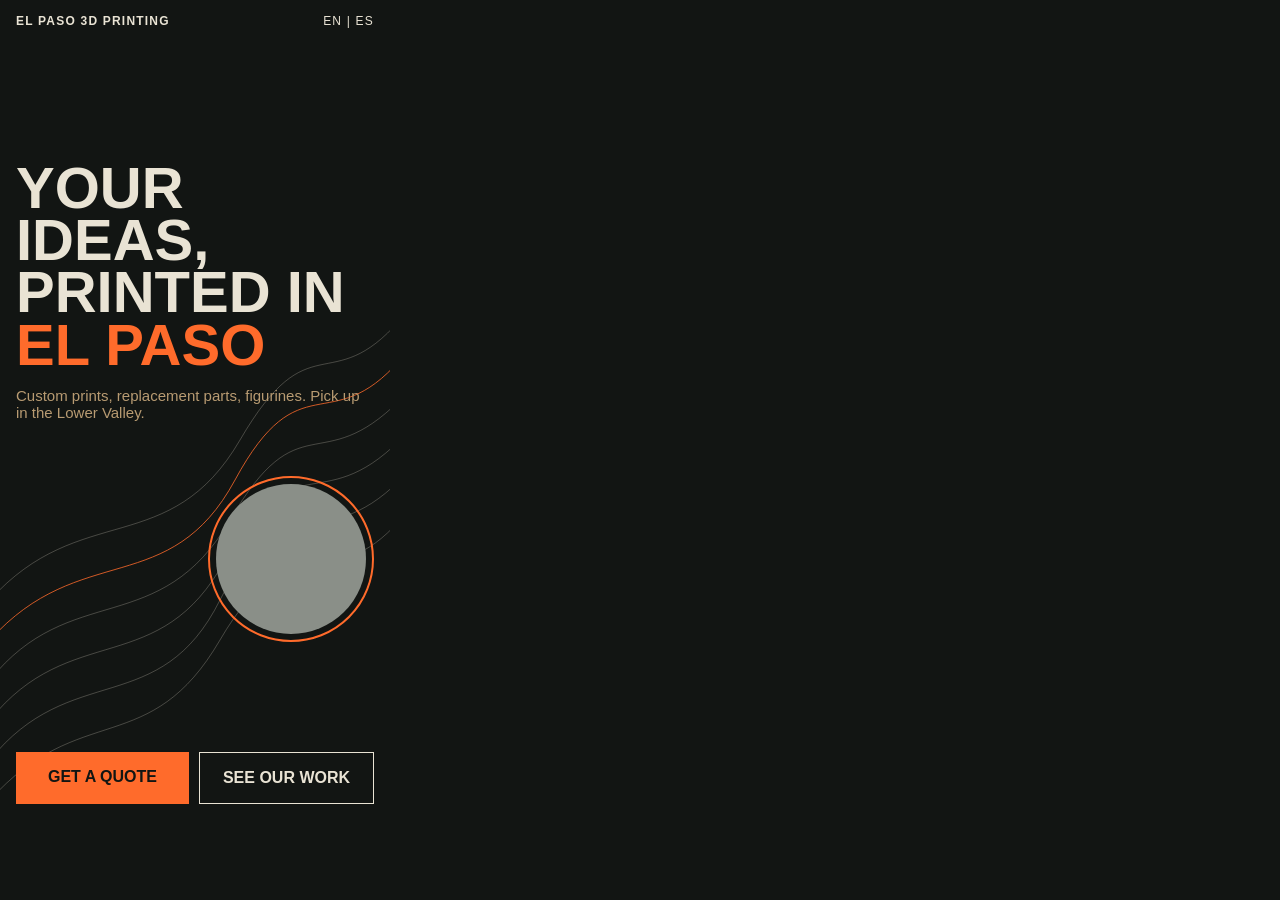
<file: .impeccable/decision/pick.html>
<!doctype html><html><head><meta charset="utf-8"><style>
body{margin:0;width:390px;height:844px;background:#121513;color:#e9e3d4;font-family:Arial,sans-serif;overflow:hidden;position:relative}
nav{display:flex;justify-content:space-between;padding:14px 16px;font-size:12px;letter-spacing:.1em}
svg{position:absolute;inset:0}
h1{position:relative;font-size:58px;line-height:.9;margin:120px 16px 0;font-weight:800;text-transform:uppercase}
h1 span{color:#ff6b2b}
p{position:relative;margin:16px;font-size:15px;color:#b89b72}
.marker{position:absolute;right:24px;bottom:210px;width:150px;height:150px;border-radius:50%;background:#8a8f88;outline:2px solid #ff6b2b;outline-offset:6px}
.btns{position:absolute;left:16px;right:16px;bottom:40px;display:flex;gap:10px}
.btns a{flex:1;text-align:center;padding:16px 0;font-weight:700;text-transform:uppercase}
.q{background:#ff6b2b;color:#121513}.w{border:1px solid #e9e3d4}
</style></head><body>
<svg width="390" height="844"><g fill="none" stroke="#e9e3d4" stroke-opacity=".25">
<path d="M-10 800 C80 700 150 760 220 640 S330 600 400 520"/><path d="M-10 760 C70 660 160 720 220 600 S320 560 400 480"/><path d="M-10 720 C70 620 160 680 225 560 S320 520 400 440"/><path d="M-10 680 C70 580 160 640 230 520 S320 480 400 400"/><path d="M-10 640 C80 540 170 600 235 480 S330 440 400 360" stroke="#ff6b2b" stroke-opacity=".8"/><path d="M-10 600 C80 500 170 560 240 440 S330 400 400 320"/></g></svg>
<nav><b>EL PASO 3D PRINTING</b><span>EN | ES</span></nav>
<h1>Your ideas, printed in <span>El Paso</span></h1>
<p>Custom prints, replacement parts, figurines. Pick up in the Lower Valley.</p>
<div class="marker"></div>
<div class="btns"><a class="q">Get a quote</a><a class="w">See our work</a></div>
</body></html>
</file>
<file: css/styles.css>
/* El Paso 3D Printing: the shop's filament spool label.
   Inks: deep teal spool, pale label stock, coral (the swatch: actions, bands, active state), mint (keys). */

@property --p { syntax: "<percentage>"; inherits: true; initial-value: 0%; }
@property --layer { syntax: "<integer>"; inherits: true; initial-value: 48; }

:root {
  --sheet: #0c2a2c;
  --sheet-2: #12373a;
  --line: #eaf2ef;
  --muted: #a9c2bc;
  --rule: rgb(234 242 239 / 0.16);
  --rule-strong: rgb(234 242 239 / 0.38);
  --accent: #ff7a5c;
  --mint: #8fc9b9;
  --ink-soft: #4d6763;      /* keys on label stock */
  --ink-rule: rgb(12 42 44 / 0.2);
  --accent-ink: #b8402a;    /* coral text on label stock */

  --f: "Archivo", "Arial Narrow", "Helvetica Neue", Arial, sans-serif;
  --ease: cubic-bezier(0.16, 1, 0.3, 1);
  --r: 8px;
  --gutter: 16px;
  --max: 1200px;
  --head: 56px;
  --ridge: 88px;

  color-scheme: dark;
  accent-color: var(--accent);
  scrollbar-color: var(--mint) var(--sheet);
  scrollbar-width: thin;
}

/* ---------- Language toggle: both languages live in the HTML, one is hidden ---------- */
html[lang="es"] body [lang="en"],
html:not([lang="es"]) body [lang="es"] { display: none !important; }

/* ---------- Base ---------- */
*, *::before, *::after { box-sizing: border-box; }
html { scroll-padding-top: calc(var(--head) + 16px); -webkit-text-size-adjust: 100%; }
body {
  margin: 0;
  background: var(--sheet);
  color: var(--line);
  font: 400 1.0625rem/1.6 var(--f);
  font-stretch: 100%;
  -webkit-font-smoothing: antialiased;
  caret-color: var(--accent);
}
::selection { background: var(--accent); color: var(--sheet); }
img { display: block; max-width: 100%; height: auto; }
a { color: inherit; text-decoration-thickness: 1px; text-underline-offset: 0.22em; }
a:hover { text-decoration-color: var(--accent); }
:focus-visible { outline: 2px solid var(--focus, var(--line)); outline-offset: 3px; }
h1, h2, h3, p, ul, ol, dl, dd, figure { margin: 0; }
button { font: inherit; color: inherit; }

.sprite { position: absolute; width: 0; height: 0; overflow: hidden; }
.ic {
  width: 1.25em; height: 1.25em; flex: none;
  fill: none; stroke: currentColor; stroke-width: 1.75;
  stroke-linecap: square; stroke-linejoin: miter;
}
.ic-lg { width: 36px; height: 36px; stroke-width: 1.4; }

.wrap { width: min(100% - 2 * var(--gutter), var(--max)); margin-inline: auto; }

.skip {
  position: absolute; left: 8px; top: -100px; z-index: 100;
  padding: 12px 16px; background: var(--line); color: var(--sheet);
}
.skip:focus { top: 8px; }

/* Keys: the small caps printed over each spec value */
.label-top, .label-foot, .use b, .facts dt, .quote label, .peak, .foot-grid h2,
.amount > [lang], .amount .unit, .specs dt, .spool dt, .tile-cap {
  font-size: 0.75rem;
  font-weight: 700;
  letter-spacing: 0.08em;
  text-transform: uppercase;
  font-variant-numeric: tabular-nums;
}
.use b, .facts dt, .peak, .amount > [lang] { color: var(--mint); }

/* Codes and headlines */
h1, h2, h3, .foot-mark, .amount, .code, .num {
  font-weight: 800;
  font-stretch: 62%;
  text-transform: uppercase;
  letter-spacing: -0.005em;
  text-wrap: balance;
}
h1 { font-size: clamp(3.5rem, 15.5vw, 6rem); line-height: 0.86; }
h1 .ln { display: block; }
h2 { font-size: clamp(2.75rem, 10vw, 4.5rem); line-height: 0.9; }
h3 { font-size: 1.75rem; line-height: 1; letter-spacing: 0.005em; }

.ph {
  color: var(--mint);
  outline: 1px dashed currentColor;
  outline-offset: 2px;
  padding-inline: 0.15em;
  -webkit-box-decoration-break: clone;
  box-decoration-break: clone;
}

/* ---------- Buttons ---------- */
.btn {
  display: inline-flex; align-items: center; justify-content: center; gap: 12px;
  min-height: 52px; padding: 0 22px;
  border: 1px solid transparent; border-radius: 4px;
  font: 700 0.9375rem/1 var(--f); font-stretch: 100%;
  letter-spacing: 0.06em; text-transform: uppercase; text-decoration: none;
  cursor: pointer;
  transition: background-color 0.2s, color 0.2s, border-color 0.2s, transform 0.1s;
}
.btn:active { transform: translateY(1px); }
.btn .ic { transition: transform 0.35s var(--ease); }
.btn:hover .ic { transform: translateX(4px); }
.btn-primary { background: var(--accent); color: var(--sheet); }
.btn-primary:hover { background: color-mix(in srgb, var(--accent) 82%, var(--line)); }
.btn-line { border-color: var(--line); color: var(--line); }
.btn-line:hover { background: color-mix(in srgb, var(--line) 10%, transparent); }
.btn[disabled] { opacity: 0.55; cursor: progress; }

/* ---------- Header strip ---------- */
.tb {
  position: sticky; top: 0; z-index: 50;
  display: flex; align-items: stretch;
  height: var(--head);
  background: var(--sheet);
  border-bottom: 1px solid var(--rule-strong);
}
.tb > * { display: flex; align-items: center; }
.tb > * + * { border-left: 1px solid var(--rule-strong); }
.tb-mark {
  margin-right: auto;
  flex-direction: column; align-items: flex-start; justify-content: center;
  padding: 0 var(--gutter);
  font-weight: 800; font-stretch: 62%; font-size: 1.125rem; line-height: 0.92;
  letter-spacing: 0.02em; text-transform: uppercase; text-decoration: none;
}
.tb-nav { display: none; }
.lang { padding: 0 8px; gap: 2px; }
.lang button {
  min-width: 36px; height: 32px; padding: 0 6px;
  border: 0; border-radius: 4px; background: none; cursor: pointer;
  font-size: 0.8125rem; font-weight: 700; letter-spacing: 0.06em; color: var(--muted);
}
.lang button[aria-pressed="true"] { background: var(--line); color: var(--sheet); }
.lang button:hover:not([aria-pressed="true"]) { color: var(--line); }
.tb-quote {
  padding: 0 16px;
  background: var(--accent); color: var(--sheet);
  font-weight: 700; font-size: 0.875rem; letter-spacing: 0.06em; text-transform: uppercase;
  text-decoration: none;
}
.tb-quote:hover { background: color-mix(in srgb, var(--accent) 82%, var(--line)); }
.tb-menu summary {
  display: grid; place-items: center;
  width: var(--head); height: 100%;
  list-style: none; cursor: pointer;
}
.tb-menu summary::-webkit-details-marker { display: none; }
.tb-menu[open] summary { background: var(--line); color: var(--sheet); }
.tb-menu nav {
  position: absolute; top: 100%; left: 0; right: 0;
  display: grid;
  background: var(--sheet);
  border-bottom: 1px solid var(--rule-strong);
}
.tb-menu nav a {
  padding: 16px var(--gutter);
  border-top: 1px solid var(--rule);
  font-weight: 800; font-stretch: 62%; font-size: 1.5rem; text-transform: uppercase;
  text-decoration: none;
}
.tb-menu nav a[aria-current] { text-decoration: underline 3px var(--accent); text-underline-offset: 6px; }

/* ---------- Hero ---------- */
.hero { padding-top: 40px; }
.hero-grid { display: grid; gap: 48px; }
.lede { max-width: 38ch; margin-top: 24px; font-size: 1.125rem; color: var(--muted); }
.actions { display: flex; flex-wrap: wrap; gap: 12px; margin-top: 32px; }
.actions .btn { flex: 1 1 auto; }
.hero-call { margin-top: 20px; font-size: 0.9375rem; color: var(--muted); }
.hero-call a { color: var(--line); font-weight: 600; white-space: nowrap; }

/* The spool label holding the photo */
.spool-label {
  width: 100%; max-width: 460px; justify-self: center;
  padding: 10px;
  border-radius: var(--r);
  background: var(--line); color: var(--sheet);
}
.label-top, .label-foot { display: flex; justify-content: space-between; gap: 12px; }
.label-top { padding: 2px 4px 10px; }
.label-foot { padding: 10px 4px 2px; }
.label-foot > :last-child { color: var(--ink-soft); white-space: nowrap; }
.print { position: relative; border-radius: 4px; overflow: hidden; background: #cfdcd8; }
.print img { width: 100%; clip-path: inset(var(--p) 0 0 0); }
.print::after { /* the layer being printed */
  content: ""; position: absolute; left: 0; right: 0; top: var(--p);
  height: 3px; margin-top: -1px;
  background: var(--accent);
  opacity: 0;
}
.layer-count { counter-reset: layer var(--layer); }
.layer-count::after { content: counter(layer, decimal-leading-zero); }

/* The swatch band: its top edge is the Franklin Mountains */
.band {
  position: relative;
  margin-top: calc(var(--ridge) + 56px);
  padding: 8px 0 32px;
  background: var(--accent); color: var(--sheet);
}
.ridge {
  position: absolute; left: 0; bottom: calc(100% - 1px);
  display: block; width: 100%; height: var(--ridge);
  fill: var(--accent);
}
.peak {
  position: absolute; left: 61%;
  bottom: calc(100% + var(--ridge) * 0.945 + 14px);
  translate: -50% 0; white-space: nowrap; font-size: 0.6875rem;
}
.peak::after {
  content: ""; position: absolute; left: 50%; top: 100%;
  width: 1px; height: 10px; background: var(--mint);
}
.star { /* the Star on the Mountain, strung with lights on Ranger Peak */
  position: absolute; left: 17.5%;
  bottom: calc(100% + var(--ridge) * 0.08);
  width: calc(var(--ridge) * 0.24); height: calc(var(--ridge) * 0.24);
  translate: -50% 0;
  fill: none; stroke: var(--line); stroke-width: 7; stroke-linecap: round; stroke-dasharray: 0.1 13;
}
.specs { display: grid; grid-template-columns: 1fr 1fr; column-gap: 20px; }
.specs > div { padding: 16px 0; border-top: 1px solid var(--ink-rule); }
.specs dt { margin-bottom: 4px; }
.specs dd { font-weight: 800; font-stretch: 75%; font-size: 1.125rem; line-height: 1.2; text-transform: uppercase; }

/* ---------- Sections ---------- */
.sheet { padding: 80px 0; }
.sheet + .sheet { border-top: 1px solid var(--rule); }
.sheet-head { max-width: 62ch; margin-bottom: 40px; }
.sheet-head > p { margin-top: 20px; font-size: 1.125rem; color: var(--muted); }

/* Service labels */
.views, .prices { display: grid; padding: 0; list-style: none; }
.views { column-gap: 32px; }
.view {
  display: grid; grid-template-columns: auto 1fr; align-items: center; column-gap: 14px;
  padding: 22px 0 28px;
  border-top: 1px solid var(--rule-strong);
}
.view > :not(svg, h3) { grid-column: 1 / -1; }
.view .ic-lg { color: var(--accent); }
.view > p:first-of-type { margin-top: 14px; color: var(--muted); }
.use { margin-top: 18px; padding-top: 12px; border-top: 1px solid var(--rule); font-size: 0.9375rem; }
.use b { display: block; margin-bottom: 4px; }

/* Material spools */
.materials { margin-top: 72px; }
.materials h3 { margin-bottom: 16px; font-size: 2rem; }
.spools { display: grid; gap: 12px; padding: 0; list-style: none; }
.spool {
  display: grid; grid-template-columns: 7.25rem 1fr; align-items: stretch; gap: 14px;
  padding: 8px 16px 8px 8px;
  border-radius: var(--r);
  background: var(--line); color: var(--sheet);
}
.spool:nth-child(2) { --swatch: var(--mint); }
.spool:nth-child(3) { --swatch: var(--sheet); --swatch-ink: var(--line); }
.spool:nth-child(4) { --swatch: var(--muted); }
.code { /* the color swatch, with the material code printed on it */
  display: flex; align-items: flex-end;
  min-height: 7rem; padding: 10px;
  border-radius: 4px;
  background: var(--swatch, var(--accent)); color: var(--swatch-ink, var(--sheet));
  font-size: 2.5rem; line-height: 0.85;
}
.spool dl { padding: 10px 0; }
.spool dl { display: grid; gap: 10px; }
.spool dt { color: var(--ink-soft); margin-bottom: 2px; }
.spool dd { font-size: 0.9375rem; line-height: 1.4; }
.note { margin-top: 16px; color: var(--muted); }

/* How it works */
.steps { display: grid; gap: 28px; padding: 0; list-style: none; }
.steps li { display: grid; grid-template-columns: 3rem 1fr; column-gap: 12px; padding-top: 20px; border-top: 1px solid var(--rule-strong); }
.num { grid-row: span 2; font-size: 3.5rem; line-height: 0.8; color: var(--mint); }
.steps h3 { font-size: 1.5rem; margin-bottom: 6px; }
.steps p { color: var(--muted); max-width: 36ch; }

/* Gallery */
.gallery {
  display: grid; gap: 12px; padding: 0; list-style: none;
  grid-template-columns: 1fr 1fr;
  grid-template-areas: "vases vases" "planter castle" "planter tools" "pens pens";
}
.g-vases { grid-area: vases; aspect-ratio: 1; }
.g-planter { grid-area: planter; }
.g-castle { grid-area: castle; aspect-ratio: 1; }
.g-tools { grid-area: tools; aspect-ratio: 1; }
.g-pens { grid-area: pens; aspect-ratio: 3 / 2; }
.gallery li { min-height: 0; }
.tile {
  display: flex; flex-direction: column;
  width: 100%; height: 100%; padding: 0; overflow: hidden;
  border: 0; border-radius: var(--r); background: var(--sheet-2);
  cursor: zoom-in; text-align: left;
}
.tile img {
  flex: 1; min-height: 0; width: 100%; object-fit: cover;
  transition: transform 0.7s var(--ease);
}
.tile-cap {
  position: relative; z-index: 1;
  padding: 10px 12px;
  background: var(--sheet-2);
  white-space: nowrap; overflow: hidden; text-overflow: ellipsis;
  transition: background-color 0.25s, color 0.25s;
}
.tile:hover img { transform: scale(1.04); }
.tile:hover .tile-cap { background: var(--accent); color: var(--sheet); }

/* Pricing */
.prices { gap: 1px; overflow: hidden; border-radius: var(--r); background: var(--ink-rule); }
.price { padding: 22px 20px 24px; background: var(--line); color: var(--sheet); }
.prices .amount > [lang], .prices .unit { color: var(--ink-soft); }
.prices .ph { color: var(--sheet); }
.price h3 { font-size: 1.5rem; }
.amount {
  display: flex; flex-wrap: wrap; align-items: baseline; gap: 8px;
  margin: 14px 0 12px;
  font-size: 2.75rem; line-height: 1;
}
.price > p:not(.amount) { color: var(--ink-soft); }
.section-cta { margin-top: 36px; }

/* Quote form: a bone label to fill in */
.quote-grid { display: grid; gap: 8px; }
.direct { margin-top: 32px; color: var(--muted); line-height: 1.9; }
.direct a { color: var(--line); font-weight: 600; overflow-wrap: anywhere; }
.quote {
  --focus: var(--sheet);
  position: relative; display: grid; gap: 1px; overflow: hidden;
  border-radius: var(--r);
  background: var(--ink-rule);   /* shows through the 1px gaps as rules */
  color: var(--sheet);
  caret-color: var(--accent-ink);
}
.cell {
  position: relative; display: flex; flex-direction: column; gap: 6px;
  padding: 14px 16px 12px;
  background: var(--line);
  transition: background-color 0.2s;
}
.quote label { color: var(--ink-soft); }
.cell:focus-within { background: #f6faf8; box-shadow: inset 0 0 0 2px var(--sheet); }
.cell:focus-within label { color: var(--sheet); }
.quote input, .quote textarea {
  width: 100%; padding: 4px 0; border: 0; border-radius: 0;
  background: transparent; color: var(--sheet);
  font: 400 1.0625rem/1.5 var(--f);
}
.quote input:focus, .quote textarea:focus { outline: none; }
.quote textarea { resize: vertical; min-height: 7.5em; }
.quote ::placeholder { color: var(--ink-soft); opacity: 1; }
.sr-only { position: absolute; width: 1px; height: 1px; overflow: hidden; clip-path: inset(50%); white-space: nowrap; }
.file-row { display: flex; flex-wrap: wrap; align-items: center; gap: 8px 12px; padding: 4px 0; }
.quote .file-btn {
  padding: 10px 14px;
  border: 1px solid var(--sheet); border-radius: 4px; color: var(--sheet);
  font: 700 0.8125rem/1 var(--f); letter-spacing: 0.06em; text-transform: uppercase;
  cursor: pointer;
}
.quote .file-btn:hover { background: rgb(12 42 44 / 0.08); }
#f-file:focus-visible + .file-btn { outline: 2px solid var(--sheet); outline-offset: 3px; }
.file-row output { font-size: 0.9375rem; color: var(--ink-soft); overflow-wrap: anywhere; }
.quote input[type="date"] { color-scheme: light; }
.quote small { font-size: 0.8125rem; color: var(--ink-soft); }
.cell.bad { box-shadow: inset 0 0 0 2px var(--accent-ink); }
.err { font-size: 0.875rem; font-weight: 600; color: var(--accent-ink); }
.cell-submit { flex-direction: row; flex-wrap: wrap; align-items: center; gap: 16px; padding: 20px 16px; }
.status { font-size: 0.9375rem; font-weight: 600; color: var(--sheet); }
.status:empty { display: none; }
.status[data-state="error"] { color: var(--accent-ink); }
.status a { color: var(--sheet); }
.hp { position: absolute; left: -9999px; }

/* About */
.about-grid { display: grid; gap: 48px; }
.prose p { max-width: 60ch; margin-top: 20px; font-size: 1.125rem; color: var(--muted); }
.facts { border-top: 1px solid var(--rule-strong); }
.facts > div { display: grid; grid-template-columns: 7.5rem 1fr; gap: 16px; padding: 16px 0; border-bottom: 1px solid var(--rule); }
.facts dt { padding-top: 0.2em; }

/* FAQ */
.faq { max-width: 820px; border-top: 1px solid var(--rule-strong); }
.faq details { border-bottom: 1px solid var(--rule-strong); }
.faq summary {
  display: flex; justify-content: space-between; align-items: center; gap: 16px;
  padding: 22px 0;
  list-style: none; cursor: pointer;
  font-size: 1.25rem; font-weight: 700; font-stretch: 87.5%; line-height: 1.25;
}
.faq summary::-webkit-details-marker { display: none; }
.faq summary:hover { color: var(--mint); }
.faq summary .ic { color: var(--accent); transition: transform 0.35s var(--ease); }
.faq details[open] summary .ic { transform: rotate(45deg); }
.faq details p { max-width: 65ch; padding-bottom: 24px; color: var(--muted); }

/* Footer: the band closes the page */
.foot {
  --focus: var(--sheet);
  position: relative;
  margin-top: calc(var(--ridge) + 40px);
  background: var(--accent); color: var(--sheet);
}
.foot-mark { padding: 24px 0 28px; font-size: clamp(3rem, 14vw, 6rem); line-height: 0.86; }
.foot-grid { display: grid; border-top: 1px solid var(--ink-rule); }
.foot-grid > div { padding: 16px 0; border-bottom: 1px solid var(--ink-rule); }
.foot-grid h2 { margin-bottom: 6px; }
.foot-grid p { overflow-wrap: anywhere; font-weight: 600; }
.foot .ph { color: var(--sheet); }
.foot a:hover { text-decoration-color: var(--sheet); text-decoration-thickness: 2px; }
.foot-base {
  display: flex; flex-wrap: wrap; justify-content: space-between; gap: 12px;
  padding: 24px 0 32px; font-size: 0.875rem; font-weight: 600;
}

/* Lightbox */
.lightbox {
  width: 100%; height: 100%; max-width: none; max-height: none;
  margin: 0; padding: 0; border: 0;
  background: rgb(12 42 44 / 0.97); color: var(--line);
}
.lightbox::backdrop { background: rgb(0 0 0 / 0.5); }
html:has(.lightbox[open]) { overflow: hidden; }
.lightbox figure {
  display: flex; flex-direction: column; align-items: center; justify-content: center;
  height: 100%; padding: 72px 16px 96px;
}
.lightbox img { max-width: 100%; max-height: 100%; width: auto; min-height: 0; object-fit: contain; border-radius: var(--r); }
.lightbox figcaption {
  margin-top: 20px; text-align: center;
  font-size: 0.75rem; font-weight: 700; letter-spacing: 0.08em; text-transform: uppercase; color: var(--mint);
}
.lb-btn {
  position: absolute;
  display: grid; place-items: center; width: 52px; height: 52px;
  border: 1px solid var(--rule-strong); border-radius: 4px; background: var(--sheet);
  cursor: pointer;
}
.lb-btn:hover { border-color: var(--line); }
.lb-close { top: 12px; right: 12px; }
.lb-prev { bottom: 20px; left: calc(50% - 60px); }
.lb-next { bottom: 20px; right: calc(50% - 60px); }

/* ---------- Small phones (320px) ---------- */
@media (max-width: 359px) {
  .tb-mark { padding: 0 12px; font-size: 1rem; }
  .lang { padding: 0 4px; }
  .lang button { min-width: 32px; }
  .tb-quote { padding: 0 12px; }
  .tb-menu summary { width: 48px; }
}

/* ---------- Larger screens ---------- */
@media (min-width: 640px) {
  :root { --gutter: 32px; --ridge: 120px; }
  .views, .prices { grid-template-columns: repeat(2, minmax(0, 1fr)); }
  .view { grid-row: span 3; grid-template-rows: subgrid; }
  .use { display: grid; grid-template-columns: 6.5rem 1fr; gap: 12px; align-self: start; }
  .use b { margin: 0.15em 0 0; }
  .spools { grid-template-columns: repeat(2, minmax(0, 1fr)); }
  .quote { grid-template-columns: 1fr 1fr; }
  .cell-wide { grid-column: 1 / -1; }
  .actions .btn { flex: 0 0 auto; }
  .foot-grid { grid-template-columns: repeat(2, minmax(0, 1fr)); column-gap: 32px; }
  .peak { font-size: 0.75rem; }
}

@media (min-width: 900px) {
  :root { --ridge: 168px; }
  .sheet { padding: 112px 0; }
  .specs { grid-template-columns: repeat(4, minmax(0, 1fr)); column-gap: 0; }
  .specs > div { padding: 18px 20px 4px; border-top: 0; border-left: 1px solid var(--ink-rule); }
  .specs > div:first-child { padding-left: 0; border-left: 0; }
  .steps { grid-template-columns: repeat(4, minmax(0, 1fr)); gap: 24px; }
  .steps li { grid-template-columns: 1fr; }
  .num { grid-row: auto; margin-bottom: 16px; font-size: 4.5rem; }
  .gallery {
    grid-template-columns: repeat(3, minmax(0, 1fr));
    grid-template-areas: "vases vases planter" "vases vases planter" "castle pens tools";
  }
  .g-pens { aspect-ratio: 1; }
  .about-grid { grid-template-columns: 7fr 5fr; gap: 64px; align-items: start; }
  .foot-grid { grid-template-columns: repeat(3, minmax(0, 1fr)); }
  .lb-prev, .lb-next { top: calc(50% - 26px); bottom: auto; }
  .lb-prev { left: 20px; }
  .lb-next { right: 20px; }
}

@media (min-width: 1100px) {
  :root { --head: 64px; }
  .tb-nav { display: flex; flex: 1; justify-content: center; gap: 28px; padding: 0 24px; }
  .tb-nav a {
    align-self: stretch; display: flex; align-items: center;
    font-size: 0.8125rem; font-weight: 600; letter-spacing: 0.06em; text-transform: uppercase;
    color: var(--muted); text-decoration: none;
  }
  .tb-nav a:hover { color: var(--line); }
  .tb-nav a[aria-current] { color: var(--line); box-shadow: inset 0 -3px 0 var(--accent); }
  .tb-menu { display: none !important; }
  .tb-quote { padding: 0 28px; }
  .tb-mark { font-size: 1.25rem; }

  .hero { padding-top: 88px; }
  .hero-grid { grid-template-columns: minmax(0, 7fr) minmax(0, 5fr); align-items: center; gap: 48px; }
  .spool-label { justify-self: end; }
  .views { grid-template-columns: repeat(3, minmax(0, 1fr)); }
  .spools { grid-template-columns: repeat(4, minmax(0, 1fr)); }
  .spool { grid-template-columns: 1fr; padding: 8px 8px 12px; }
  .spool dl { padding: 4px 8px; }
  .code { min-height: 9rem; font-size: 4rem; }
  .prices { grid-template-columns: repeat(4, minmax(0, 1fr)); }
  .work-grid, .quote-grid { display: grid; grid-template-columns: minmax(0, 4fr) minmax(0, 8fr); gap: 64px; align-items: start; }
  .work-grid .sheet-head, .quote-grid .sheet-head { position: sticky; top: calc(var(--head) + 40px); }
}

/* ---------- Motion (only when the visitor allows it) ---------- */
@media (prefers-reduced-motion: no-preference) {
  html { scroll-behavior: smooth; }
  :root { interpolate-size: allow-keywords; }

  /* Hero: type rises, the photo prints inside its label, then the mountains print up */
  .js .hero .ln { animation: rise 0.9s var(--ease) both; }
  .js .hero .ln:nth-child(2) { animation-delay: 0.08s; }
  .js .hero .ln:nth-child(3) { animation-delay: 0.16s; }
  .js .lede, .js .actions, .js .hero-call { animation: rise 0.9s var(--ease) 0.24s both; }
  .js .spool-label { animation: rise 0.7s var(--ease) 0.1s both; }
  .js .print { animation: print 2s steps(48, jump-end) 0.45s both; }
  .js .print::after { animation: nozzle 2s linear 0.45s both; }
  .js .band .ridge { animation: print-up 1.2s steps(24, jump-end) 0.6s both; }
  .js .peak { animation: fade 0.6s ease-out 1.8s both; }
  .js .spool-label:not(.in) .print, .js .spool-label:not(.in) .print::after,
  .js .band .star { animation: fade 0.8s ease-out 1.6s both; }
  .js .band:not(.in) .ridge, .js .band:not(.in) .peak, .js .band:not(.in) .star { animation-play-state: paused; }

  /* Scroll-ins */
  .js [data-reveal] { transition: opacity 0.8s var(--ease), transform 0.8s var(--ease); }
  .js [data-reveal]:not(.in) { opacity: 0; transform: translateY(24px); }
  .js .views [data-reveal]:nth-child(3n + 2), .js .prices [data-reveal]:nth-child(even) { transition-delay: 0.08s; }
  .js .views [data-reveal]:nth-child(3n + 3) { transition-delay: 0.16s; }

  /* Gallery tiles and spools print in, bed first */
  .js .gallery [data-reveal]:not(.in) { opacity: 1; transform: none; clip-path: inset(100% 0 0 0); }
  .js .gallery [data-reveal].in { animation: print-up 0.9s steps(18, jump-end) both; }
  .js .gallery [data-reveal]:nth-child(2) { animation-delay: 0.1s; }
  .js .gallery [data-reveal]:nth-child(3) { animation-delay: 0.2s; }
  .js .gallery [data-reveal]:nth-child(4) { animation-delay: 0.3s; }
  .js .gallery [data-reveal]:nth-child(5) { animation-delay: 0.4s; }
  .js .materials.in .spool { animation: print-up 0.7s steps(14, jump-end) both; }
  .js .materials.in .spool:nth-child(2) { animation-delay: 0.1s; }
  .js .materials.in .spool:nth-child(3) { animation-delay: 0.2s; }
  .js .materials.in .spool:nth-child(4) { animation-delay: 0.3s; }

  /* Steps land one after another */
  .js .steps[data-reveal]:not(.in) { opacity: 1; transform: none; }
  .js .steps li { transition: opacity 0.6s var(--ease), transform 0.6s var(--ease); }
  .js .steps:not(.in) li { opacity: 0; transform: translateY(16px); }
  .js .steps li:nth-child(2) { transition-delay: 0.15s; }
  .js .steps li:nth-child(3) { transition-delay: 0.3s; }
  .js .steps li:nth-child(4) { transition-delay: 0.45s; }

  .faq details::details-content {
    block-size: 0; overflow: hidden;
    transition: block-size 0.4s var(--ease), content-visibility 0.4s allow-discrete;
  }
  .faq details[open]::details-content { block-size: auto; }

  .lightbox[open] img { animation: zoom-in 0.4s var(--ease) both; }
}

@keyframes rise { from { opacity: 0; transform: translateY(0.4em); } }
@keyframes fade { from { opacity: 0; } }
@keyframes print { from { --p: 100%; --layer: 0; } to { --p: 0%; --layer: 48; } }
@keyframes nozzle { 0%, 99% { opacity: 1; } 100% { opacity: 0; } }
@keyframes print-up { from { clip-path: inset(100% 0 0 0); } to { clip-path: inset(0); } }
@keyframes zoom-in { from { opacity: 0; transform: scale(0.97); } }
</file>
